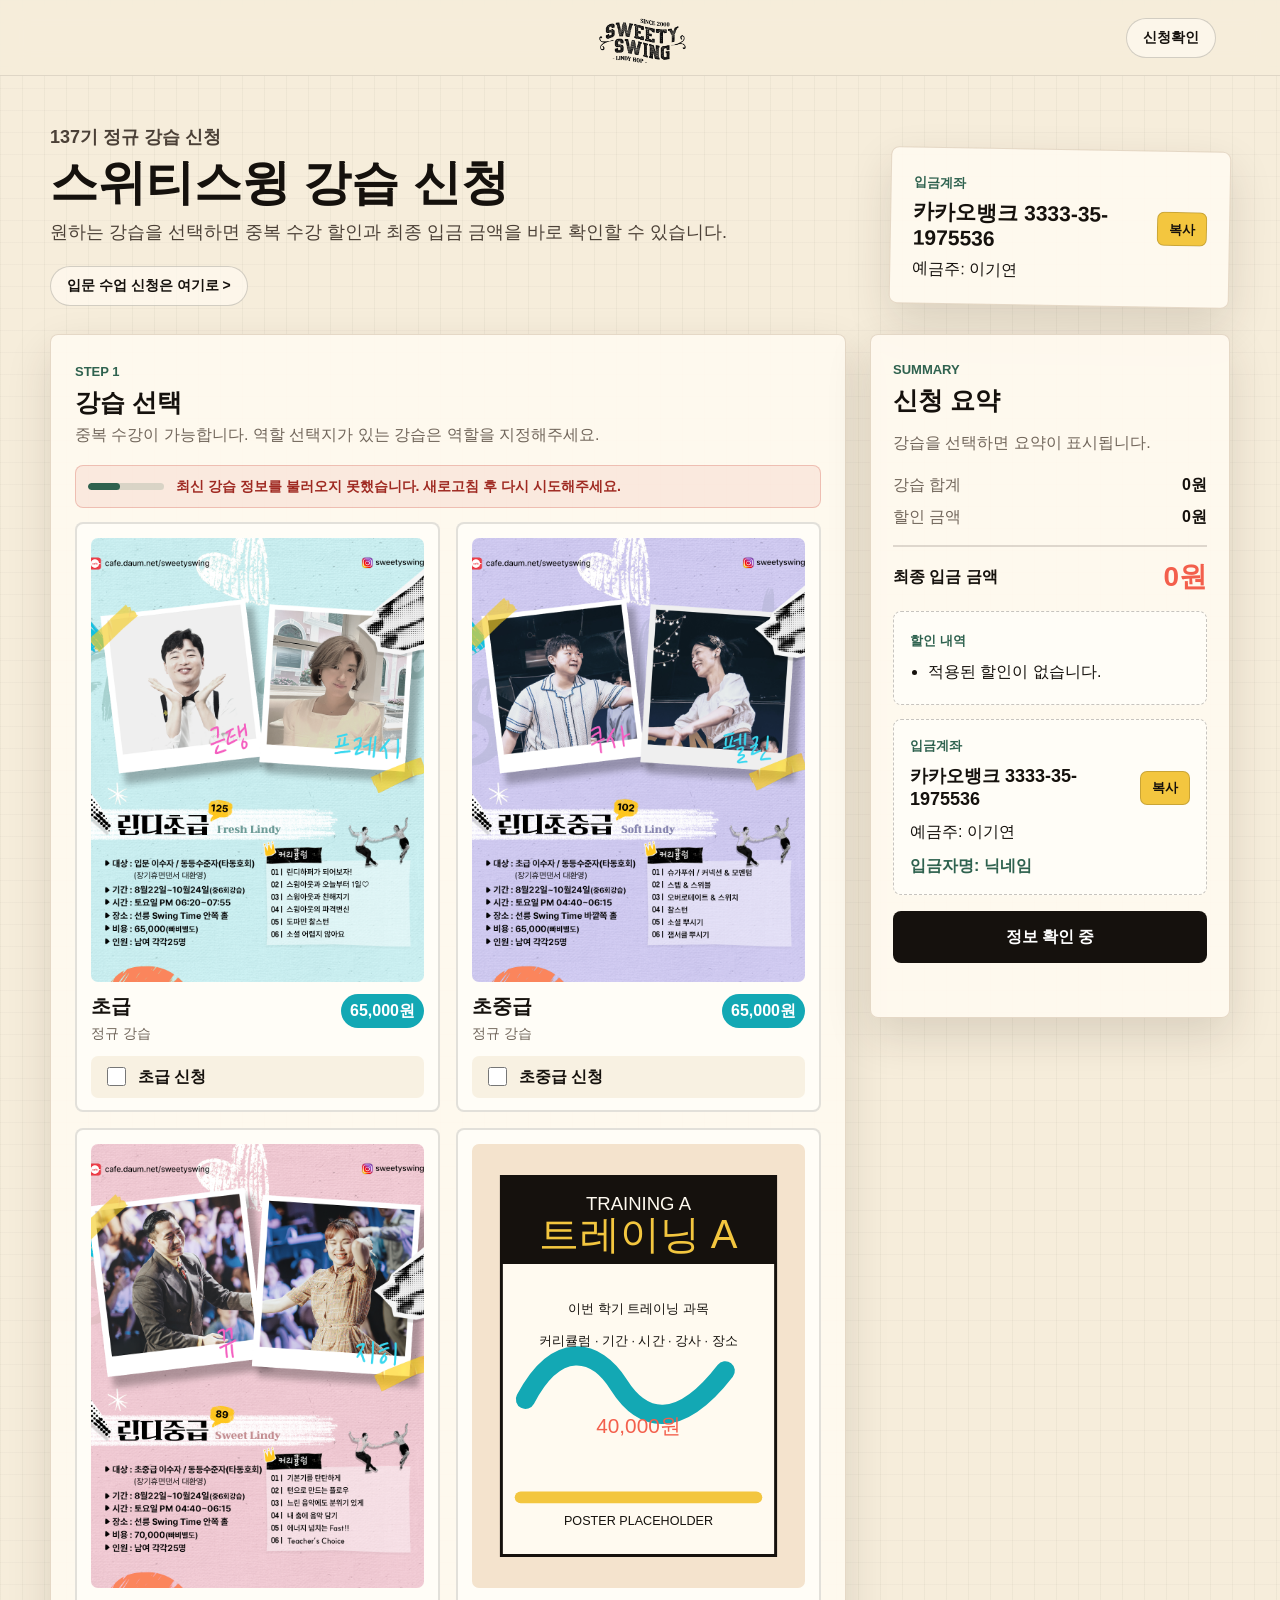
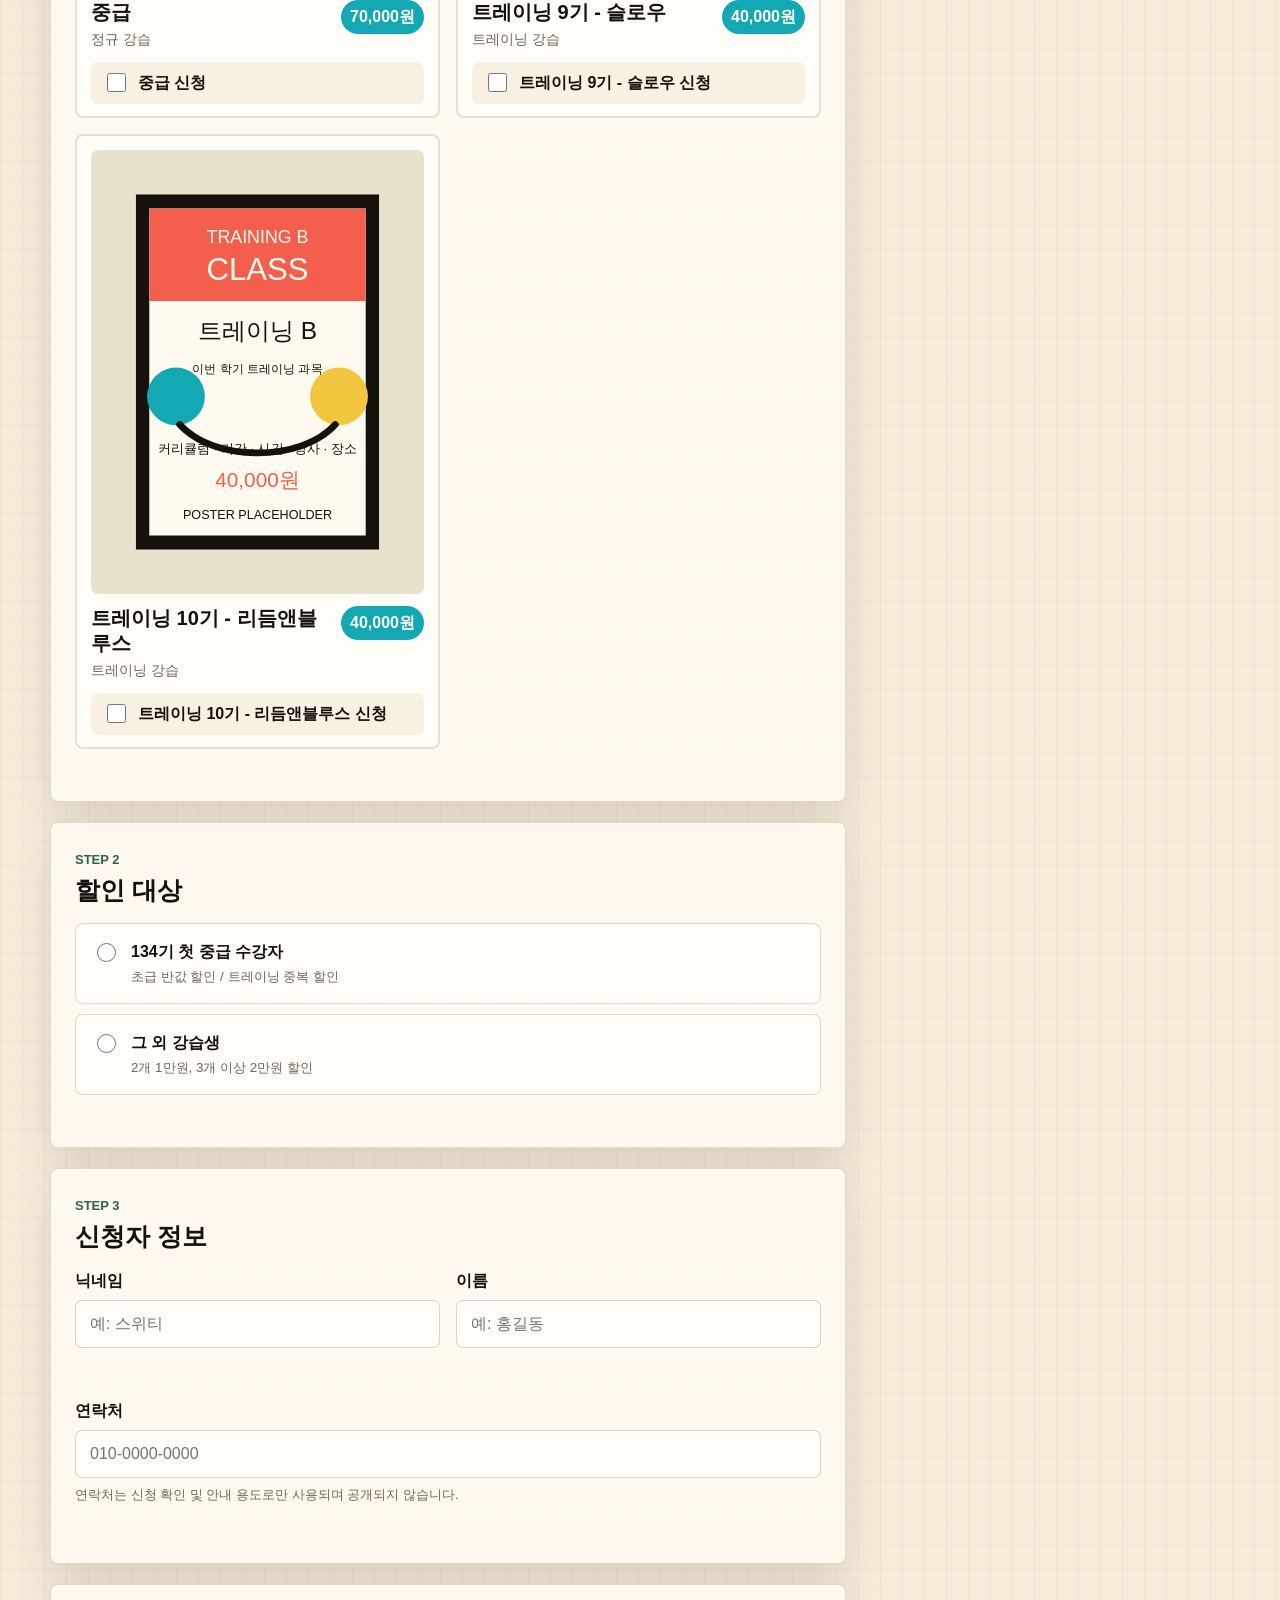
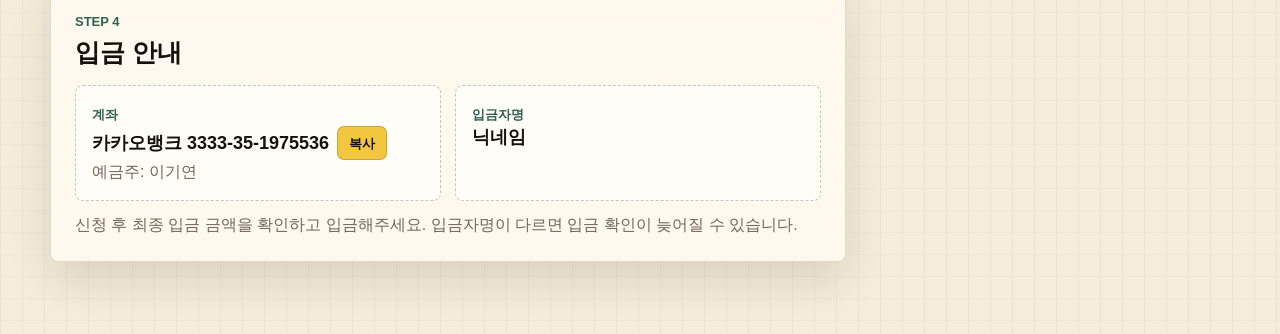
<file: index.html>
<!doctype html>
<html lang="ko">
  <head>
    <meta charset="utf-8" />
    <meta name="viewport" content="width=device-width, initial-scale=1" />
    <title>스위티스윙 강습 신청</title>
    <link rel="icon" type="image/png" href="./assets/favicon.png" />
    <link rel="apple-touch-icon" href="./assets/favicon.png" />
    <link rel="stylesheet" href="./styles.css?v=20260723-role-visibility" />
  </head>
  <body>
    <header class="site-header">
      <a class="brand" href="#top" aria-label="스위티스윙 강습 신청 상단으로 이동">
        <img src="./assets/sweety-swing-logo-transparent.svg" alt="Sweety Swing Lindy Hop" />
      </a>
      <nav class="header-actions utility-nav" aria-label="빠른 이동">
        <a href="./students.html">신청확인</a>
      </nav>
    </header>

    <main id="top">
      <section class="hero">
        <div class="hero-copy">
          <p id="termLabel" class="eyebrow">134기 정규 강습 신청</p>
          <h1>스위티스윙 강습 신청</h1>
          <p>
            원하는 강습을 선택하면 중복 수강 할인과 최종 입금 금액을 바로 확인할 수 있습니다.
          </p>
          <div class="hero-notice">
            <a id="introSignupLink" href="#">입문 수업 신청은 여기로 &gt;</a>
          </div>
        </div>
        <div class="hero-card" aria-label="입금 정보">
          <span class="label">입금계좌</span>
          <div class="bank-copy-row">
            <strong data-bank-account>카카오뱅크 3333-35-1975536</strong>
            <button type="button" class="copy-account-button" data-copy-account>복사</button>
          </div>
          <span data-bank-holder>예금주: 이기연</span>
        </div>
      </section>

      <section id="closedNotice" class="closed-notice panel" hidden>
        <p class="eyebrow">Registration</p>
        <h2>현재 강습 신청 기간이 아닙니다.</h2>
        <p id="closedNoticeMessage">신청 기간이 열리면 이 페이지에서 신청할 수 있습니다.</p>
        <div class="closed-actions">
          <a href="./students.html">신청확인</a>
          <a id="closedIntroSignupLink" href="#">입문 수업 신청은 여기로 &gt;</a>
        </div>
      </section>

      <form id="signupForm" class="signup-layout" novalidate>
        <div class="form-stack">
          <section id="lessons" class="panel">
            <div class="section-title">
              <p class="eyebrow">Step 1</p>
              <h2>강습 선택</h2>
              <p>중복 수강이 가능합니다. 역할 선택지가 있는 강습은 역할을 지정해주세요.</p>
            </div>
            <div id="configLoadingBar" class="config-loading-bar" role="status" aria-live="polite">
              <span class="config-loading-track" aria-hidden="true"><span></span></span>
              <span id="configLoadingText">최신 강습 정보를 확인하는 중입니다.</span>
            </div>
            <div id="lessonGrid" class="lesson-grid" aria-live="polite"></div>
            <p id="lessonError" class="field-error" role="alert"></p>
          </section>

          <section class="panel">
            <div class="section-title">
              <p class="eyebrow">Step 2</p>
              <h2>할인 대상</h2>
            </div>
            <fieldset class="choice-group">
              <legend>신청자 유형</legend>
              <label class="choice-card">
                <input type="radio" name="applicantType" value="first_intermediate" />
                <span>
                  <strong id="firstIntermediateTitle">첫 중급 수강자</strong>
                  <small id="firstIntermediateDescription">중급과 초급/트레이닝 중복 수강 할인 적용</small>
                </span>
              </label>
              <label class="choice-card">
                <input type="radio" name="applicantType" value="general" />
                <span>
                  <strong>그 외 강습생</strong>
                  <small>2개 1만원, 3개 이상 2만원 할인</small>
                </span>
              </label>
            </fieldset>
            <p id="typeError" class="field-error" role="alert"></p>
          </section>

          <section class="panel">
            <div class="section-title">
              <p class="eyebrow">Step 3</p>
              <h2>신청자 정보</h2>
            </div>
            <div class="field-grid">
              <label>
                <span>닉네임</span>
                <input id="nickname" name="nickname" type="text" autocomplete="nickname" placeholder="예: 스위티" />
                <small class="field-error" id="nicknameError" role="alert"></small>
              </label>
              <label>
                <span>이름</span>
                <input id="realName" name="realName" type="text" autocomplete="name" placeholder="예: 홍길동" />
                <small class="field-error" id="realNameError" role="alert"></small>
              </label>
              <label class="wide">
                <span>연락처</span>
                <input id="phone" name="phone" type="tel" inputmode="tel" autocomplete="tel" placeholder="010-0000-0000" />
                <small>연락처는 신청 확인 및 안내 용도로만 사용되며 공개되지 않습니다.</small>
                <small class="field-error" id="phoneError" role="alert"></small>
              </label>
              <label id="swingExperienceField" class="wide conditional-field" hidden>
                <span>스윙경력</span>
                <input id="swingExperience" name="swingExperience" type="text" inputmode="text" placeholder="예: 2년 6개월" />
                <small>트레이닝 수업 신청 시에만 입력하며 운영진에게만 공개됩니다. 예: 8년, 8년 6개월, 6개월</small>
                <small class="field-error" id="swingExperienceError" role="alert"></small>
              </label>
            </div>
          </section>

          <section class="panel payment-panel">
            <div class="section-title">
              <p class="eyebrow">Step 4</p>
              <h2>입금 안내</h2>
            </div>
            <div class="payment-grid">
              <div>
                <span class="label">계좌</span>
                <div class="bank-copy-row">
                  <strong data-bank-account>카카오뱅크 3333-35-1975536</strong>
                  <button type="button" class="copy-account-button" data-copy-account>복사</button>
                </div>
                <p data-bank-holder>예금주: 이기연</p>
              </div>
              <div>
                <span class="label">입금자명</span>
                <strong id="depositorPreview">닉네임</strong>
              </div>
            </div>
            <p class="payment-note">
              신청 후 최종 입금 금액을 확인하고 입금해주세요. 입금자명이 다르면 입금 확인이 늦어질 수 있습니다.
            </p>
          </section>
        </div>

        <aside id="summary" class="summary-panel" aria-label="신청 요약">
          <div class="summary-inner">
            <p class="eyebrow">Summary</p>
            <h2>신청 요약</h2>
            <div id="selectedList" class="selected-list">
              <p class="empty">강습을 선택하면 요약이 표시됩니다.</p>
            </div>

            <dl class="price-list">
              <div>
                <dt>강습 합계</dt>
                <dd id="subtotalText">0원</dd>
              </div>
              <div>
                <dt>할인 금액</dt>
                <dd id="discountText">0원</dd>
              </div>
              <div class="total">
                <dt>최종 입금 금액</dt>
                <dd id="finalText">0원</dd>
              </div>
            </dl>

            <div class="discount-box">
              <span class="label">할인 내역</span>
              <ul id="discountDetails">
                <li>적용된 할인이 없습니다.</li>
              </ul>
            </div>

            <div class="bank-box">
              <span class="label">입금계좌</span>
              <div class="bank-copy-row">
                <strong data-bank-account>카카오뱅크 3333-35-1975536</strong>
                <button type="button" class="copy-account-button" data-copy-account>복사</button>
              </div>
              <span data-bank-holder>예금주: 이기연</span>
              <span class="depositor">입금자명: <b id="summaryDepositor">닉네임</b></span>
            </div>

            <button class="submit-button" type="submit">신청하기</button>
            <p id="formStatus" class="form-status" role="status" aria-live="polite"></p>
          </div>
        </aside>
      </form>
    </main>

    <div class="mobile-total" aria-label="모바일 최종 금액">
      <div>
        <span>최종 입금 금액</span>
        <strong id="mobileFinalText">0원</strong>
      </div>
      <button type="button" id="mobileSubmit">신청하기</button>
    </div>

    <div id="submittingOverlay" class="submitting-overlay" role="status" aria-live="assertive" hidden>
      <div class="submitting-box">
        <span class="loading-spinner" aria-hidden="true"></span>
        <strong>신청 저장 중입니다</strong>
        <p>창을 닫거나 다시 누르지 말고 잠시만 기다려주세요.</p>
      </div>
    </div>

    <dialog id="posterDialog" class="poster-dialog">
      <button class="dialog-close" type="button" aria-label="닫기">×</button>
      <img id="posterLarge" alt="" />
    </dialog>

    <dialog id="completeDialog" class="complete-dialog">
      <button class="dialog-close" type="button" aria-label="닫기">×</button>
      <div class="complete-mark" aria-hidden="true">✓</div>
      <h2>신청이 완료되었습니다.</h2>
      <p>최종 입금 금액을 확인한 뒤 아래 계좌로 입금해주세요.</p>
      <div class="complete-bank">
        <div class="bank-copy-row">
          <strong data-bank-account>카카오뱅크 3333-35-1975536</strong>
          <button type="button" class="copy-account-button" data-copy-account>복사</button>
        </div>
        <span data-bank-holder>예금주: 이기연</span>
        <span>입금자명: <b id="completeDepositor">닉네임</b></span>
        <span>입금 금액: <b id="completeAmount">0원</b></span>
      </div>
      <p>입금 확인 후 신청이 확정됩니다.</p>
    </dialog>

    <script src="./data.js?v=20260723-cache-purge"></script>
    <script src="./script.js?v=20260723-test-birthday"></script>
  </body>
</html>
</file>
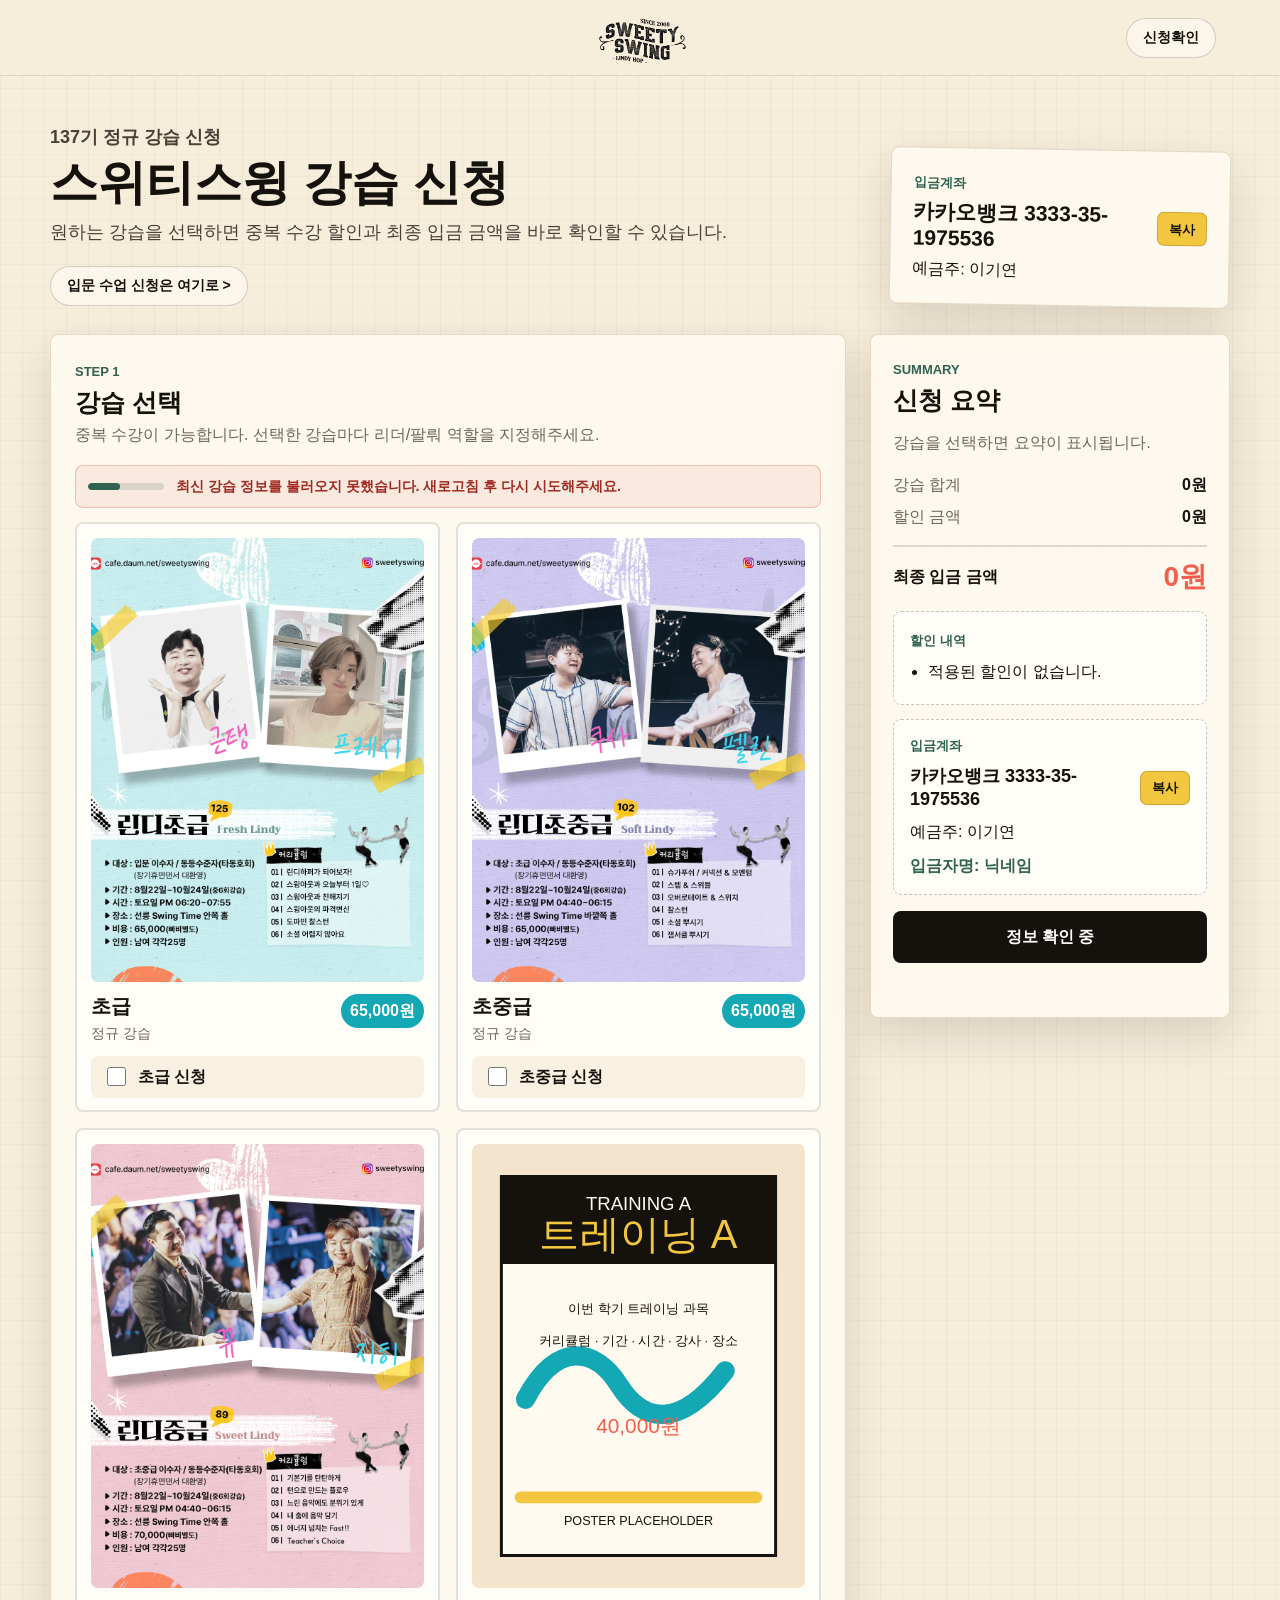
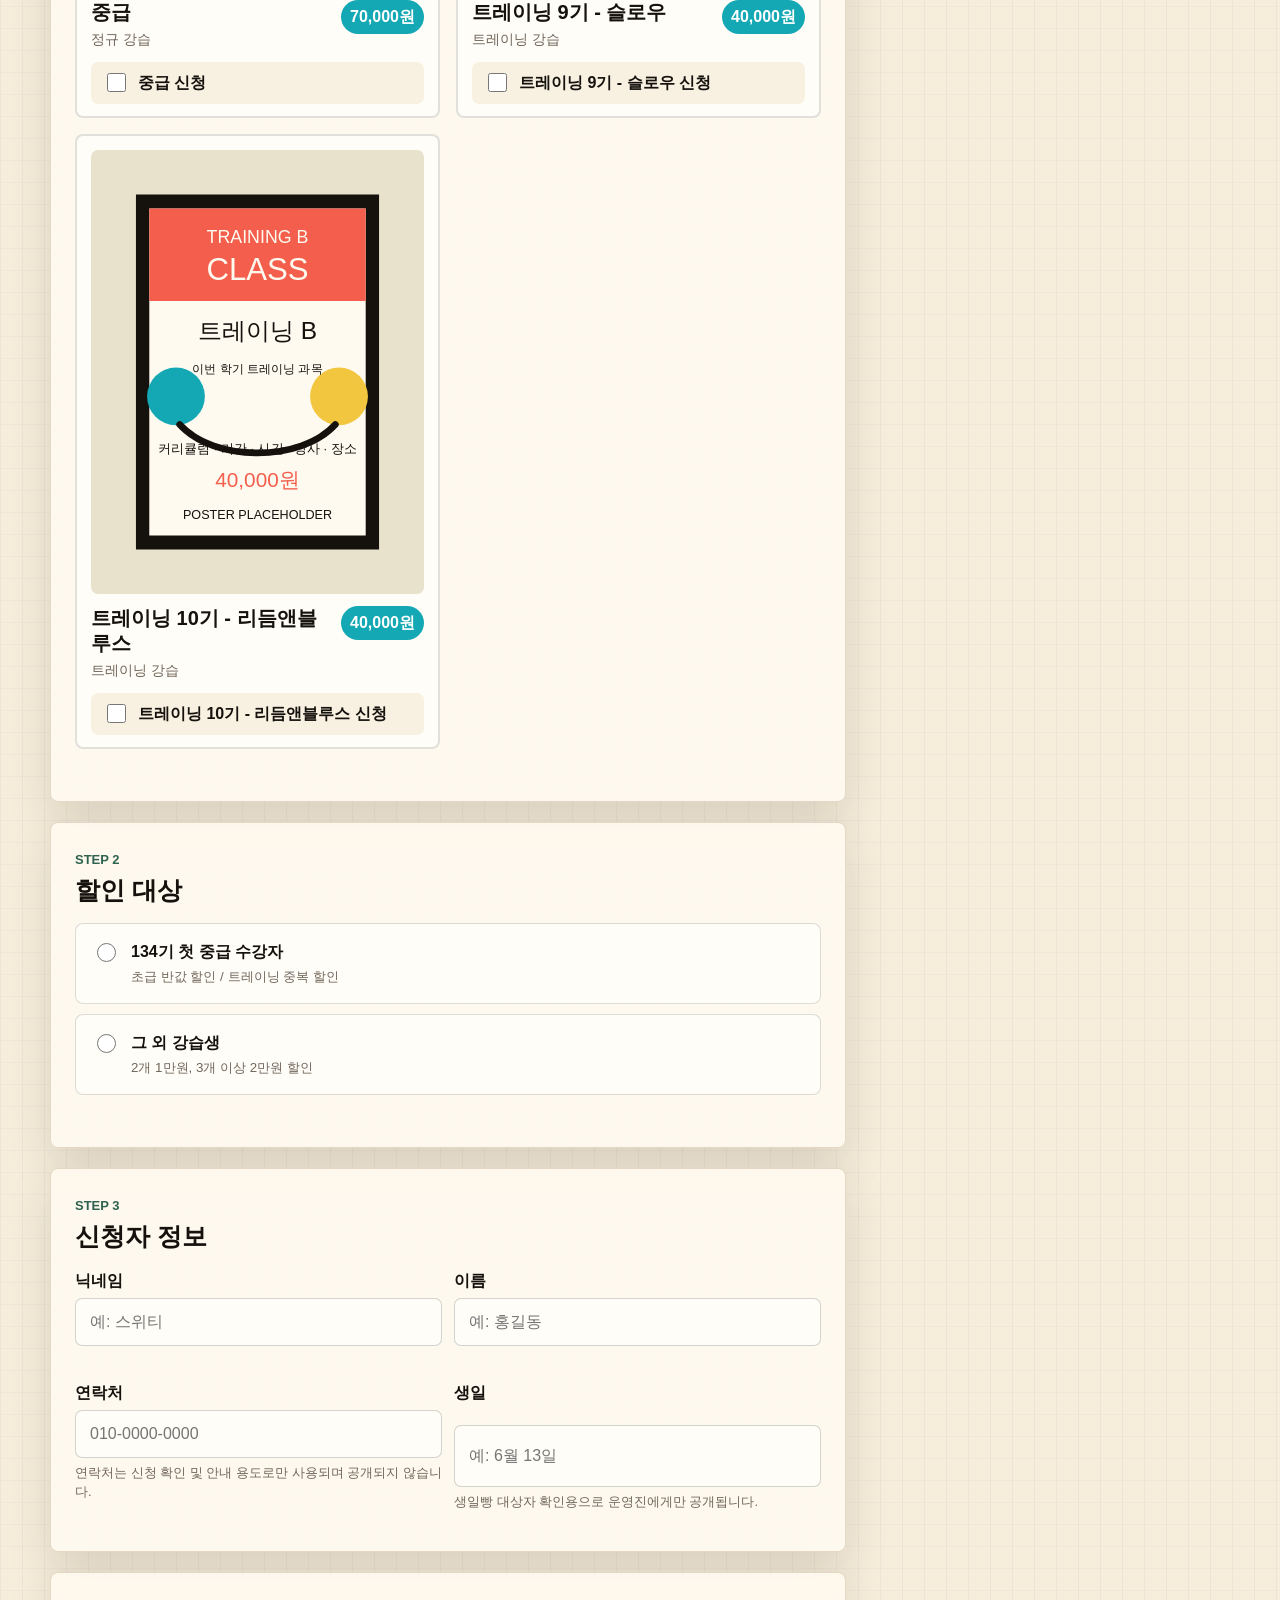
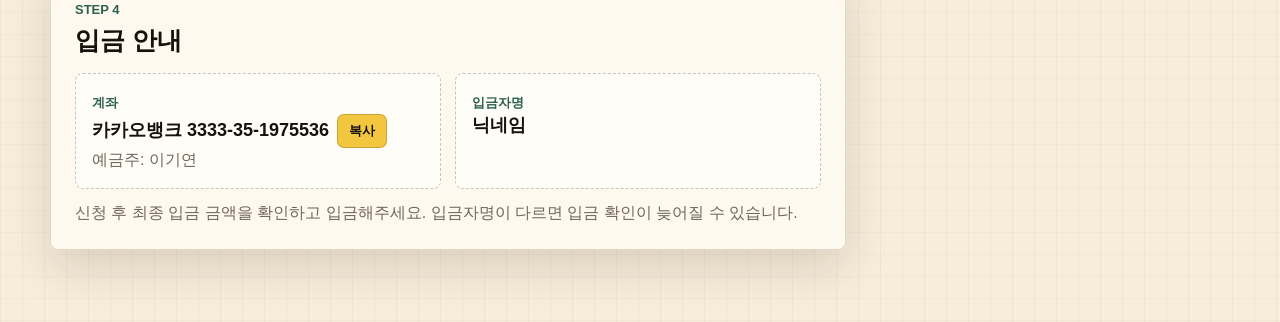
<file: test/index.html>
<!doctype html>
<html lang="ko">
  <head>
    <meta charset="utf-8" />
    <meta name="viewport" content="width=device-width, initial-scale=1" />
    <title>스위티스윙 강습 신청</title>
    <base href="../" />
    <link rel="icon" type="image/png" href="./assets/favicon.png" />
    <link rel="apple-touch-icon" href="./assets/favicon.png" />
    <link rel="stylesheet" href="./styles.css?v=20260723-test-birthday-layout" />
  </head>
  <body data-page-mode="test">
    <header class="site-header">
      <a class="brand" href="#top" aria-label="스위티스윙 강습 신청 상단으로 이동">
        <img src="./assets/sweety-swing-logo-transparent.svg" alt="Sweety Swing Lindy Hop" />
      </a>
      <nav class="header-actions utility-nav" aria-label="빠른 이동">
        <a href="./students.html">신청확인</a>
      </nav>
    </header>

    <main id="top">
      <section class="hero">
        <div class="hero-copy">
          <p id="termLabel" class="eyebrow">134기 정규 강습 신청</p>
          <h1>스위티스윙 강습 신청</h1>
          <p>
            원하는 강습을 선택하면 중복 수강 할인과 최종 입금 금액을 바로 확인할 수 있습니다.
          </p>
          <div class="hero-notice">
            <a id="introSignupLink" href="#">입문 수업 신청은 여기로 &gt;</a>
          </div>
        </div>
        <div class="hero-card" aria-label="입금 정보">
          <span class="label">입금계좌</span>
          <div class="bank-copy-row">
            <strong data-bank-account>카카오뱅크 3333-35-1975536</strong>
            <button type="button" class="copy-account-button" data-copy-account>복사</button>
          </div>
          <span data-bank-holder>예금주: 이기연</span>
        </div>
      </section>

      <section id="closedNotice" class="closed-notice panel" hidden>
        <p class="eyebrow">Registration</p>
        <h2>현재 강습 신청 기간이 아닙니다.</h2>
        <p id="closedNoticeMessage">신청 기간이 열리면 이 페이지에서 신청할 수 있습니다.</p>
        <div class="closed-actions">
          <a href="./students.html">신청확인</a>
          <a id="closedIntroSignupLink" href="#">입문 수업 신청은 여기로 &gt;</a>
        </div>
      </section>

      <form id="signupForm" class="signup-layout" novalidate>
        <div class="form-stack">
          <section id="lessons" class="panel">
            <div class="section-title">
              <p class="eyebrow">Step 1</p>
              <h2>강습 선택</h2>
              <p>중복 수강이 가능합니다. 선택한 강습마다 리더/팔뤄 역할을 지정해주세요.</p>
            </div>
            <div id="configLoadingBar" class="config-loading-bar" role="status" aria-live="polite">
              <span class="config-loading-track" aria-hidden="true"><span></span></span>
              <span id="configLoadingText">최신 강습 정보를 확인하는 중입니다.</span>
            </div>
            <div id="lessonGrid" class="lesson-grid" aria-live="polite"></div>
            <p id="lessonError" class="field-error" role="alert"></p>
          </section>

          <section class="panel">
            <div class="section-title">
              <p class="eyebrow">Step 2</p>
              <h2>할인 대상</h2>
            </div>
            <fieldset class="choice-group">
              <legend>신청자 유형</legend>
              <label class="choice-card">
                <input type="radio" name="applicantType" value="first_intermediate" />
                <span>
                  <strong id="firstIntermediateTitle">첫 중급 수강자</strong>
                  <small id="firstIntermediateDescription">중급과 초급/트레이닝 중복 수강 할인 적용</small>
                </span>
              </label>
              <label class="choice-card">
                <input type="radio" name="applicantType" value="general" />
                <span>
                  <strong>그 외 강습생</strong>
                  <small>2개 1만원, 3개 이상 2만원 할인</small>
                </span>
              </label>
            </fieldset>
            <p id="typeError" class="field-error" role="alert"></p>
          </section>

          <section class="panel applicant-panel">
            <div class="section-title">
              <p class="eyebrow">Step 3</p>
              <h2>신청자 정보</h2>
            </div>
            <div class="field-grid">
              <label>
                <span>닉네임</span>
                <input id="nickname" name="nickname" type="text" autocomplete="nickname" placeholder="예: 스위티" />
                <small class="field-error" id="nicknameError" role="alert"></small>
              </label>
              <label>
                <span>이름</span>
                <input id="realName" name="realName" type="text" autocomplete="name" placeholder="예: 홍길동" />
                <small class="field-error" id="realNameError" role="alert"></small>
              </label>
              <label>
                <span>연락처</span>
                <input id="phone" name="phone" type="tel" inputmode="tel" autocomplete="tel" placeholder="010-0000-0000" />
                <small>연락처는 신청 확인 및 안내 용도로만 사용되며 공개되지 않습니다.</small>
                <small class="field-error" id="phoneError" role="alert"></small>
              </label>
              <label>
                <span>생일</span>
                <input id="birthday" name="birthday" type="text" inputmode="text" autocomplete="off" placeholder="예: 6월 13일" />
                <small>생일빵 대상자 확인용으로 운영진에게만 공개됩니다.</small>
              </label>
              <label id="swingExperienceField" class="wide conditional-field" hidden>
                <span>스윙경력</span>
                <input id="swingExperience" name="swingExperience" type="text" inputmode="text" placeholder="예: 2년 6개월" />
                <small>트레이닝 수업 신청 시에만 입력하며 운영진에게만 공개됩니다. 예: 8년, 8년 6개월, 6개월</small>
                <small class="field-error" id="swingExperienceError" role="alert"></small>
              </label>
            </div>
          </section>

          <section class="panel payment-panel">
            <div class="section-title">
              <p class="eyebrow">Step 4</p>
              <h2>입금 안내</h2>
            </div>
            <div class="payment-grid">
              <div>
                <span class="label">계좌</span>
                <div class="bank-copy-row">
                  <strong data-bank-account>카카오뱅크 3333-35-1975536</strong>
                  <button type="button" class="copy-account-button" data-copy-account>복사</button>
                </div>
                <p data-bank-holder>예금주: 이기연</p>
              </div>
              <div>
                <span class="label">입금자명</span>
                <strong id="depositorPreview">닉네임</strong>
              </div>
            </div>
            <p class="payment-note">
              신청 후 최종 입금 금액을 확인하고 입금해주세요. 입금자명이 다르면 입금 확인이 늦어질 수 있습니다.
            </p>
          </section>
        </div>

        <aside id="summary" class="summary-panel" aria-label="신청 요약">
          <div class="summary-inner">
            <p class="eyebrow">Summary</p>
            <h2>신청 요약</h2>
            <div id="selectedList" class="selected-list">
              <p class="empty">강습을 선택하면 요약이 표시됩니다.</p>
            </div>

            <dl class="price-list">
              <div>
                <dt>강습 합계</dt>
                <dd id="subtotalText">0원</dd>
              </div>
              <div>
                <dt>할인 금액</dt>
                <dd id="discountText">0원</dd>
              </div>
              <div class="total">
                <dt>최종 입금 금액</dt>
                <dd id="finalText">0원</dd>
              </div>
            </dl>

            <div class="discount-box">
              <span class="label">할인 내역</span>
              <ul id="discountDetails">
                <li>적용된 할인이 없습니다.</li>
              </ul>
            </div>

            <div class="bank-box">
              <span class="label">입금계좌</span>
              <div class="bank-copy-row">
                <strong data-bank-account>카카오뱅크 3333-35-1975536</strong>
                <button type="button" class="copy-account-button" data-copy-account>복사</button>
              </div>
              <span data-bank-holder>예금주: 이기연</span>
              <span class="depositor">입금자명: <b id="summaryDepositor">닉네임</b></span>
            </div>

            <button class="submit-button" type="submit">신청하기</button>
            <p id="formStatus" class="form-status" role="status" aria-live="polite"></p>
          </div>
        </aside>
      </form>
    </main>

    <div class="mobile-total" aria-label="모바일 최종 금액">
      <div>
        <span>최종 입금 금액</span>
        <strong id="mobileFinalText">0원</strong>
      </div>
      <button type="button" id="mobileSubmit">신청하기</button>
    </div>

    <div id="submittingOverlay" class="submitting-overlay" role="status" aria-live="assertive" hidden>
      <div class="submitting-box">
        <span class="loading-spinner" aria-hidden="true"></span>
        <strong>신청 저장 중입니다</strong>
        <p>창을 닫거나 다시 누르지 말고 잠시만 기다려주세요.</p>
      </div>
    </div>

    <dialog id="posterDialog" class="poster-dialog">
      <button class="dialog-close" type="button" aria-label="닫기">×</button>
      <img id="posterLarge" alt="" />
    </dialog>

    <dialog id="completeDialog" class="complete-dialog">
      <button class="dialog-close" type="button" aria-label="닫기">×</button>
      <div class="complete-mark" aria-hidden="true">✓</div>
      <h2>신청이 완료되었습니다.</h2>
      <p>최종 입금 금액을 확인한 뒤 아래 계좌로 입금해주세요.</p>
      <div class="complete-bank">
        <div class="bank-copy-row">
          <strong data-bank-account>카카오뱅크 3333-35-1975536</strong>
          <button type="button" class="copy-account-button" data-copy-account>복사</button>
        </div>
        <span data-bank-holder>예금주: 이기연</span>
        <span>입금자명: <b id="completeDepositor">닉네임</b></span>
        <span>입금 금액: <b id="completeAmount">0원</b></span>
      </div>
      <p>입금 확인 후 신청이 확정됩니다.</p>
    </dialog>

    <script src="./data.js?v=20260723-cache-purge"></script>
    <script src="./script.js?v=20260723-test-birthday"></script>
  </body>
</html>
</file>
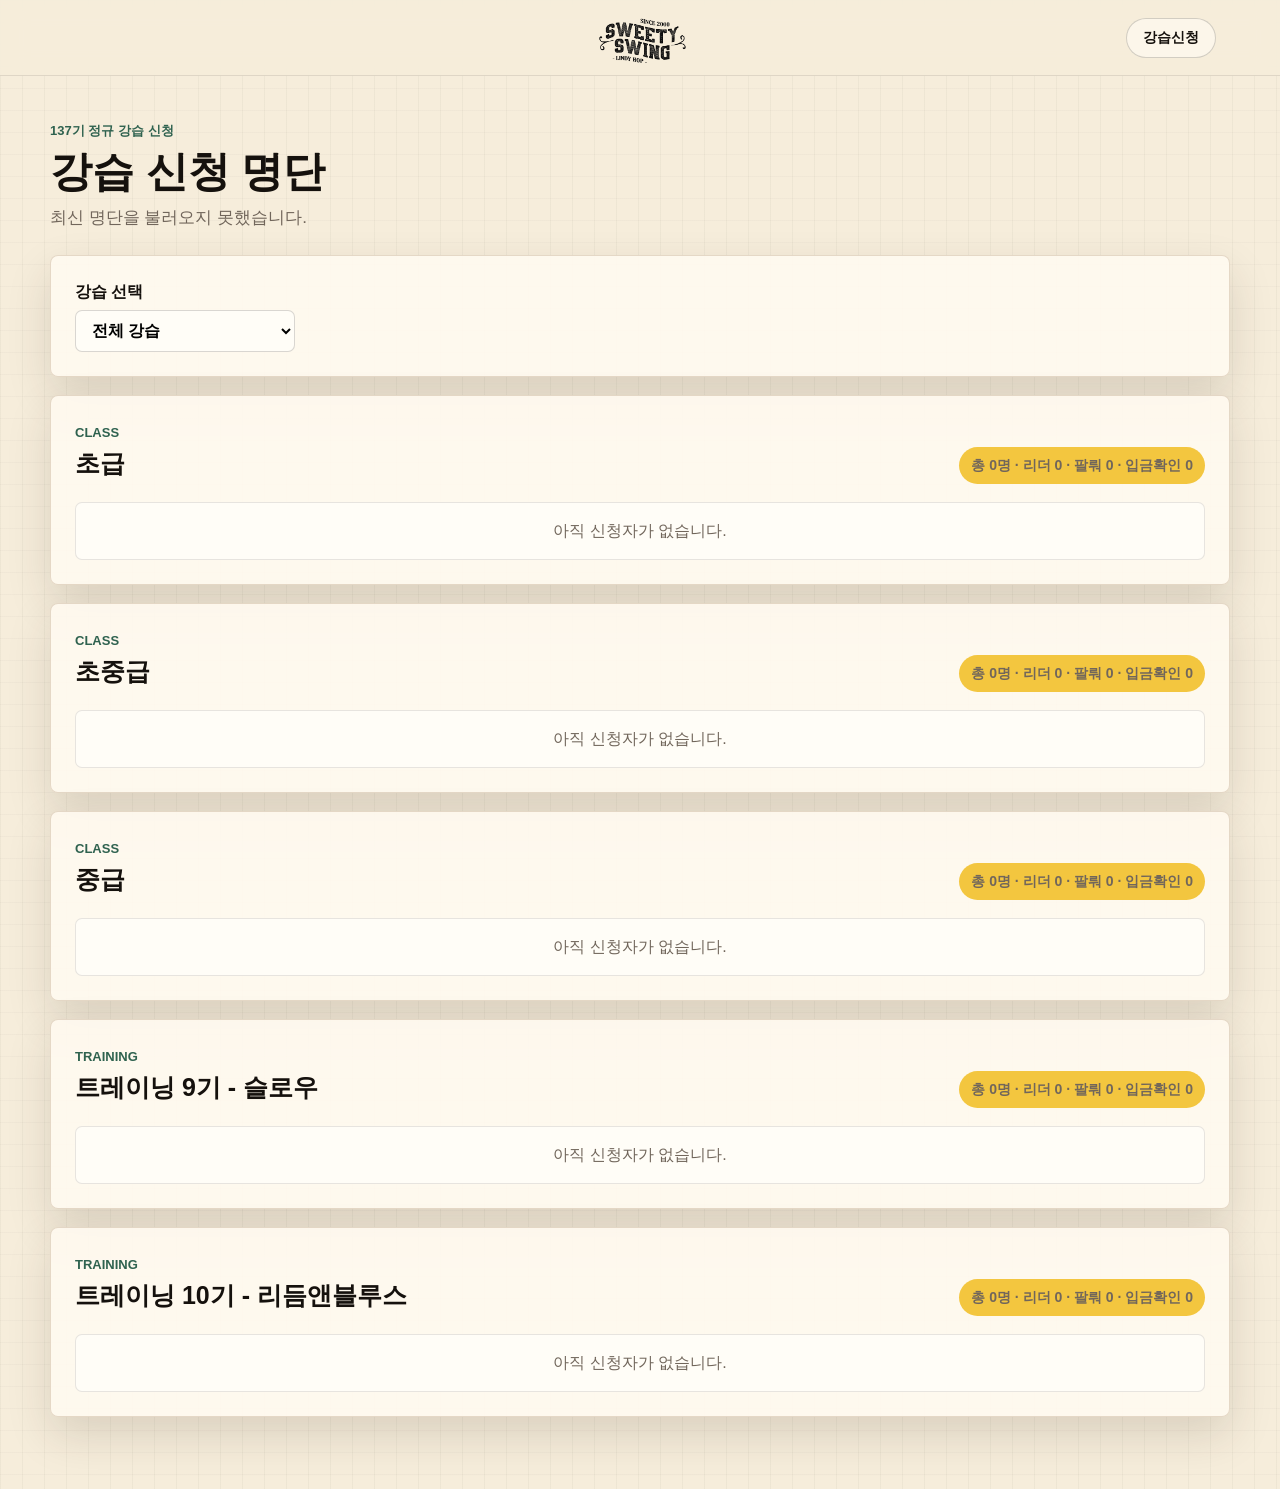
<file: students.html>
<!doctype html>
<html lang="ko">
  <head>
    <meta charset="utf-8" />
    <meta name="viewport" content="width=device-width, initial-scale=1" />
    <title>스위티스윙 강습 신청 명단</title>
    <link rel="icon" type="image/png" href="./assets/favicon.png" />
    <link rel="apple-touch-icon" href="./assets/favicon.png" />
    <link rel="stylesheet" href="./styles.css?v=20260723-roster-role-visibility" />
  </head>
  <body data-page="students">
    <header class="site-header">
      <a class="brand" href="./index.html" aria-label="신청 페이지로 이동">
        <img src="./assets/sweety-swing-logo-transparent.svg" alt="Sweety Swing Lindy Hop" />
      </a>
      <nav class="header-actions utility-nav" aria-label="공개 페이지">
        <a href="./index.html">강습신청</a>
      </nav>
    </header>

    <main class="admin-main">
      <section class="page-hero">
        <p id="rosterTerm" class="eyebrow">신청확인</p>
        <h1>강습 신청 명단</h1>
        <p id="rosterSyncStatus" class="roster-sync-status" role="status" aria-live="polite" hidden></p>
      </section>

      <section class="toolbar panel">
        <label>
          <span>강습 선택</span>
          <select id="lessonFilter" disabled>
            <option>명단 불러오는 중</option>
          </select>
        </label>
      </section>

      <div id="rosterContent" class="roster-stack" aria-live="polite">
        <section class="panel roster-loading" role="status">
          <span class="loading-spinner" aria-hidden="true"></span>
          <strong>명단을 불러오는 중입니다.</strong>
        </section>
      </div>
    </main>

    <p id="toast" class="toast" hidden></p>
    <script src="./data.js?v=20260806-students-cache"></script>
    <script src="./dashboard.js?v=20260806-students-cache"></script>
  </body>
</html>
</file>
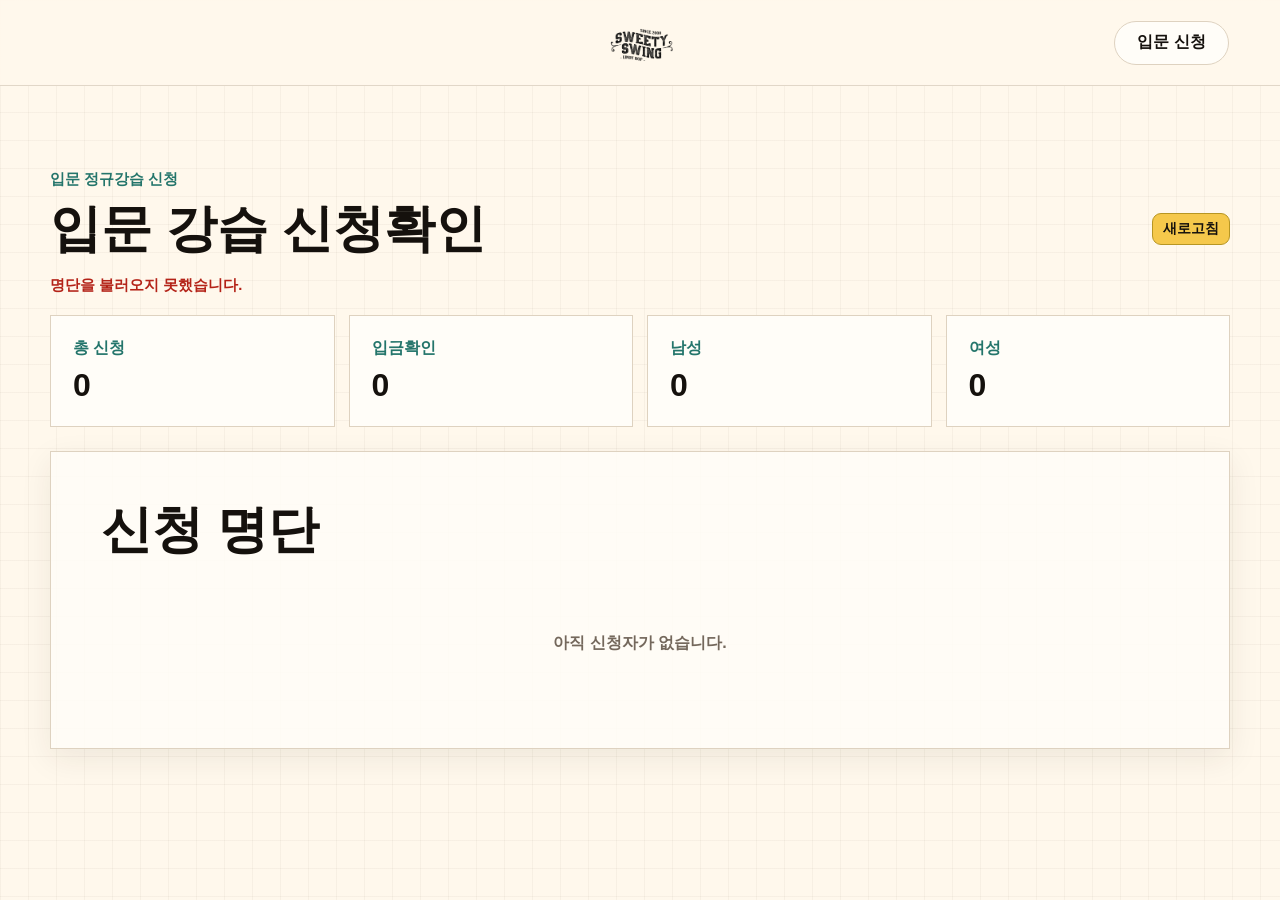
<file: intro/students.html>
<!doctype html>
<html lang="ko">
  <head>
    <meta charset="utf-8" />
    <meta name="viewport" content="width=device-width, initial-scale=1" />
    <title>스위티스윙 입문 신청확인</title>
    <link rel="icon" type="image/png" href="../assets/favicon.png" />
    <link rel="apple-touch-icon" href="../assets/favicon.png" />
    <link rel="stylesheet" href="./intro.css?v=20260530-map-icons-v2" />
  </head>
  <body data-page="intro-students">
    <header class="intro-header">
      <a class="brand" href="./" aria-label="입문 신청 페이지로 이동">
        <img src="../assets/sweety-swing-logo-transparent.svg" alt="Sweety Swing Lindy Hop" />
      </a>
      <nav aria-label="입문 신청확인">
        <a href="./">입문 신청</a>
      </nav>
    </header>

    <main class="students-main">
      <section class="students-hero">
        <p class="eyebrow" id="termLabel">입문 정규강습 신청</p>
        <div class="students-title-row">
          <h1>입문 강습 신청확인</h1>
          <button type="button" id="refreshButton">새로고침</button>
        </div>
      </section>

      <div id="loadingState" class="loading-state page-loading" role="status">
        <span class="spinner" aria-hidden="true"></span>
        <strong>신청 현황을 불러오는 중입니다.</strong>
      </div>
      <p id="syncStatus" class="sync-status" role="status" aria-live="polite" hidden></p>

      <section class="summary-cards" aria-label="신청 요약">
        <article>
          <span>총 신청</span>
          <strong id="totalCount">0</strong>
        </article>
        <article>
          <span>입금확인</span>
          <strong id="paidCount">0</strong>
        </article>
        <article>
          <span>남성</span>
          <strong id="maleCount">0</strong>
        </article>
        <article>
          <span>여성</span>
          <strong id="femaleCount">0</strong>
        </article>
      </section>

      <section class="roster-panel">
        <div class="roster-head">
          <h2>신청 명단</h2>
        </div>
        <div id="emptyState" class="empty-state" hidden>아직 신청자가 없습니다.</div>
        <div id="rosterGrid" class="intro-gender-roster" hidden></div>
      </section>
    </main>

    <p id="toast" class="toast" hidden></p>
    <script src="./intro-students.js?v=20260807-roster-cache"></script>
  </body>
</html>
</file>
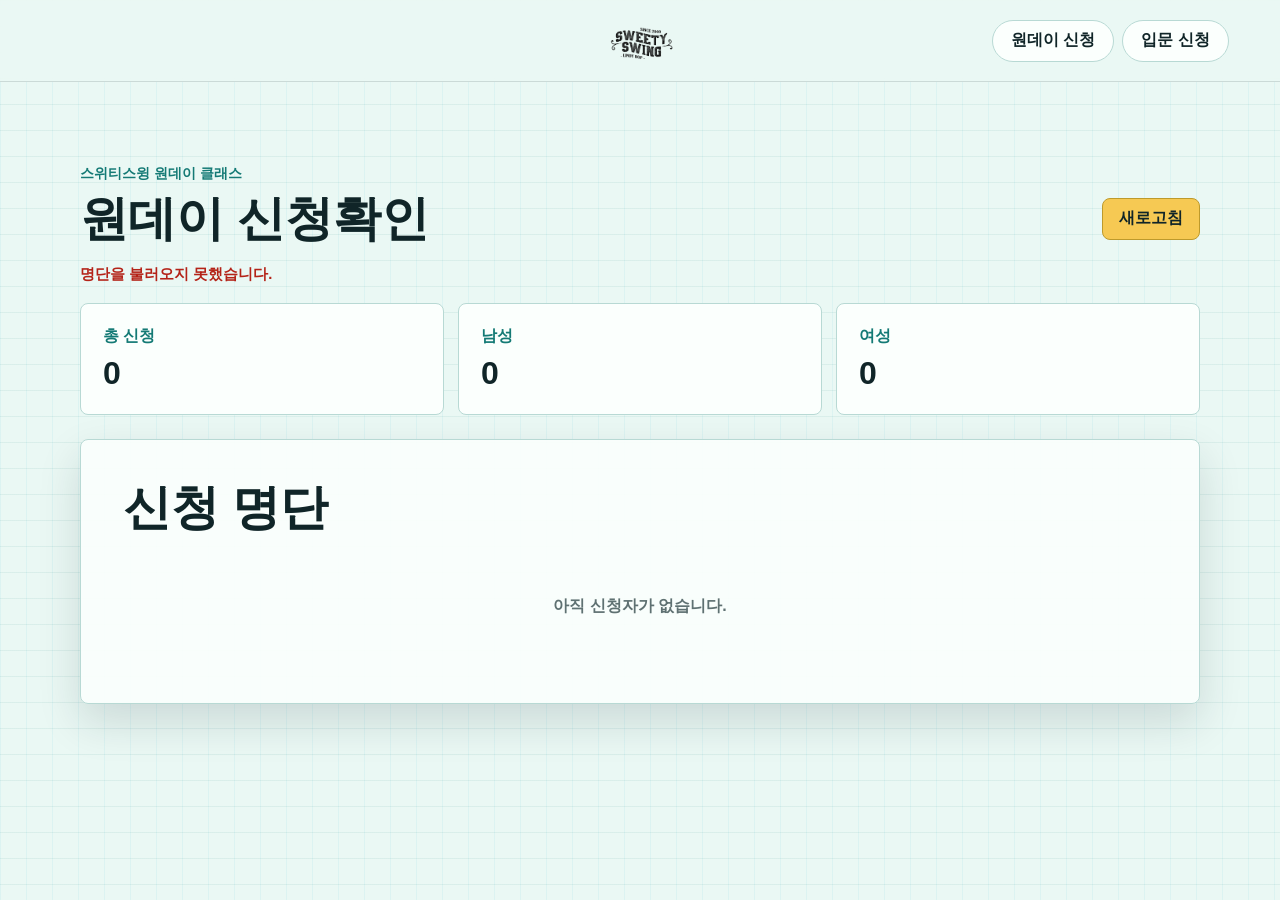
<file: oneday/students.html>
<!doctype html>
<html lang="ko">
  <head>
    <meta charset="utf-8" />
    <meta name="viewport" content="width=device-width, initial-scale=1" />
    <title>스위티스윙 원데이 신청확인</title>
    <link rel="icon" type="image/png" href="../assets/favicon.png" />
    <link rel="apple-touch-icon" href="../assets/favicon.png" />
    <link rel="stylesheet" href="./oneday.css?v=20260530-map-icons-v2" />
  </head>
  <body data-page="oneday-students">
    <header class="site-header">
      <a class="brand" href="./" aria-label="원데이 신청 페이지로 이동">
        <img src="../assets/sweety-swing-logo-transparent.svg" alt="Sweety Swing Lindy Hop" />
      </a>
      <nav aria-label="원데이 신청확인">
        <a href="./">원데이 신청</a>
        <a href="../intro/">입문 신청</a>
      </nav>
    </header>

    <main class="students-main">
      <section class="students-hero">
        <p class="eyebrow" id="classLabel">스위티스윙 원데이 클래스</p>
        <div class="students-title-row">
          <h1>원데이 신청확인</h1>
          <button type="button" id="refreshButton">새로고침</button>
        </div>
      </section>

      <div id="loadingState" class="loading-state page-loading" role="status">
        <span class="spinner" aria-hidden="true"></span>
        <strong>신청 현황을 불러오는 중입니다.</strong>
      </div>
      <p id="syncStatus" class="sync-status" role="status" aria-live="polite" hidden></p>

      <section class="summary-cards" aria-label="신청 요약">
        <article>
          <span>총 신청</span>
          <strong id="totalCount">0</strong>
        </article>
        <article>
          <span>남성</span>
          <strong id="maleCount">0</strong>
        </article>
        <article>
          <span>여성</span>
          <strong id="femaleCount">0</strong>
        </article>
      </section>

      <section class="roster-panel">
        <div class="roster-head">
          <h2>신청 명단</h2>
        </div>
        <div id="emptyState" class="empty-state" hidden>아직 신청자가 없습니다.</div>
        <div id="rosterGrid" class="gender-roster" hidden></div>
      </section>
    </main>

    <p id="toast" class="toast" hidden></p>
    <script src="./oneday-students.js?v=20260807-roster-cache"></script>
  </body>
</html>
</file>
<file: styles.css>
:root {
  --ink: #15110d;
  --muted: #71665b;
  --paper: #f6eddb;
  --paper-deep: #ead7bc;
  --surface: #fffaf0;
  --line: #dfc9a8;
  --coral: #f35f4c;
  --teal: #13a8b4;
  --yellow: #f3c63f;
  --green: #2f624f;
  --shadow: 0 18px 45px rgba(51, 34, 22, 0.14);
}

* {
  box-sizing: border-box;
}

html {
  scroll-behavior: smooth;
}

body {
  margin: 0;
  color: var(--ink);
  font-family: -apple-system, BlinkMacSystemFont, "Apple SD Gothic Neo", "Noto Sans KR", "Segoe UI", sans-serif;
  background-color: var(--paper);
  background-image:
    linear-gradient(90deg, rgba(21, 17, 13, 0.035) 1px, transparent 1px),
    linear-gradient(rgba(21, 17, 13, 0.025) 1px, transparent 1px);
  background-size: 22px 22px;
  line-height: 1.5;
}

button,
input,
select,
textarea {
  font: inherit;
}

a {
  color: inherit;
}

[hidden] {
  display: none !important;
}

.sheet-value {
  white-space: pre-line;
}

.site-header {
  position: sticky;
  top: 0;
  z-index: 20;
  display: flex;
  align-items: center;
  justify-content: flex-end;
  min-height: 76px;
  padding: 12px 5vw;
  background: rgba(246, 237, 219, 0.92);
  border-bottom: 1px solid rgba(21, 17, 13, 0.1);
  backdrop-filter: blur(12px);
}

.brand {
  position: absolute;
  left: 50%;
  transform: translateX(-50%);
  display: inline-flex;
  align-items: center;
  width: 170px;
}

.brand img {
  display: block;
  width: 100%;
  height: auto;
}

.header-actions {
  display: flex;
  gap: 10px;
}

.header-actions a,
.hero-notice a {
  display: inline-flex;
  align-items: center;
  min-height: 40px;
  padding: 0 16px;
  border: 1px solid rgba(21, 17, 13, 0.18);
  border-radius: 999px;
  background: rgba(255, 250, 240, 0.72);
  text-decoration: none;
  font-size: 14px;
  font-weight: 700;
}

main {
  width: min(1180px, calc(100% - 32px));
  margin: 0 auto;
}

.hero {
  display: grid;
  grid-template-columns: minmax(0, 1fr) 340px;
  gap: 24px;
  align-items: end;
  padding: 48px 0 28px;
}

.hero-copy h1 {
  margin: 6px 0 10px;
  font-size: 48px;
  line-height: 1.08;
}

.hero-copy p {
  max-width: 680px;
  margin: 0;
  color: #4b4037;
  font-size: 18px;
}

.eyebrow,
.label {
  display: inline-flex;
  align-items: center;
  margin: 0;
  color: var(--green);
  font-size: 13px;
  font-weight: 900;
  text-transform: uppercase;
}

.hero-notice {
  display: flex;
  flex-wrap: wrap;
  gap: 10px;
  align-items: center;
  margin-top: 20px;
}

.hero-notice span {
  display: inline-flex;
  align-items: center;
  min-height: 40px;
  padding: 0 16px;
  border-radius: 999px;
  background: var(--yellow);
  font-weight: 900;
}

.hero-notice a[aria-disabled="true"] {
  color: var(--muted);
  cursor: not-allowed;
}

.hero-card,
.panel,
.summary-inner {
  background: rgba(255, 250, 240, 0.9);
  border: 1px solid rgba(125, 88, 42, 0.2);
  box-shadow: var(--shadow);
}

.hero-card {
  padding: 22px;
  border-radius: 8px;
  transform: rotate(1deg);
}

.hero-card strong {
  display: block;
  margin: 8px 0 4px;
  font-size: 21px;
  line-height: 1.25;
}

.closed-notice {
  max-width: 720px;
  margin: 0 auto 64px;
  padding: 34px;
  text-align: center;
}

.closed-notice h2 {
  margin: 6px 0 10px;
  font-size: 32px;
  line-height: 1.2;
}

.closed-notice p {
  margin: 0 auto;
  max-width: 560px;
  color: var(--muted);
}

.closed-actions {
  display: flex;
  flex-wrap: wrap;
  gap: 10px;
  justify-content: center;
  margin-top: 22px;
}

.closed-actions a {
  display: inline-flex;
  align-items: center;
  min-height: 40px;
  padding: 0 16px;
  border: 1px solid rgba(21, 17, 13, 0.18);
  border-radius: 999px;
  background: rgba(255, 250, 240, 0.72);
  text-decoration: none;
  font-size: 14px;
  font-weight: 800;
}

.closed-actions a[aria-disabled="true"] {
  color: var(--muted);
  cursor: not-allowed;
}

.bank-copy-row {
  display: flex;
  align-items: center;
  gap: 8px;
  min-width: 0;
}

.bank-copy-row strong {
  min-width: 0;
  margin: 5px 0;
  overflow-wrap: anywhere;
}

.copy-account-button {
  flex: 0 0 auto;
  min-height: 34px;
  padding: 0 11px;
  border: 1px solid rgba(21, 17, 13, 0.18);
  border-radius: 7px;
  background: var(--yellow);
  color: var(--ink);
  font-size: 13px;
  font-weight: 900;
  cursor: pointer;
}

.copy-account-button.is-copied {
  background: var(--green);
  color: white;
}

.signup-layout {
  display: grid;
  grid-template-columns: minmax(0, 1fr) 360px;
  gap: 24px;
  align-items: start;
  padding-bottom: 72px;
}

.form-stack {
  display: grid;
  gap: 20px;
}

.panel {
  padding: 24px;
  border-radius: 8px;
}

.section-title {
  margin-bottom: 18px;
}

.section-title h2,
.summary-inner h2 {
  margin: 4px 0 6px;
  font-size: 25px;
  line-height: 1.2;
}

.section-title p:last-child {
  margin: 0;
  color: var(--muted);
}

.lesson-grid {
  display: grid;
  grid-template-columns: repeat(auto-fit, minmax(245px, 1fr));
  align-items: start;
  gap: 16px;
}

.config-loading-bar {
  display: flex;
  align-items: center;
  gap: 12px;
  margin-bottom: 14px;
  padding: 10px 12px;
  border: 1px solid rgba(47, 98, 79, 0.18);
  border-radius: 8px;
  background: rgba(47, 98, 79, 0.08);
  color: var(--green);
  font-size: 14px;
  font-weight: 900;
}

.config-loading-bar[hidden] {
  display: none;
}

.config-loading-bar.is-error {
  border-color: rgba(199, 51, 41, 0.24);
  background: rgba(199, 51, 41, 0.08);
  color: #9f2a22;
}

.config-loading-track {
  position: relative;
  flex: 0 0 76px;
  height: 7px;
  overflow: hidden;
  border-radius: 999px;
  background: rgba(47, 98, 79, 0.16);
}

.config-loading-track span {
  position: absolute;
  inset: 0;
  width: 42%;
  border-radius: inherit;
  background: var(--green);
  animation: loadingBar 1s ease-in-out infinite;
}

@keyframes loadingBar {
  0% {
    transform: translateX(-120%);
  }
  100% {
    transform: translateX(250%);
  }
}

.lesson-card {
  display: grid;
  gap: 12px;
  align-content: start;
  min-width: 0;
  padding: 14px 14px 12px;
  border: 2px solid rgba(21, 17, 13, 0.12);
  border-radius: 8px;
  background: #fffdf7;
  cursor: pointer;
  transition: border-color 160ms ease, transform 160ms ease, box-shadow 160ms ease;
}

.lesson-card.is-selected {
  border-color: var(--coral);
  box-shadow: 0 12px 28px rgba(243, 95, 76, 0.16);
  transform: translateY(-2px);
}

.lesson-card.has-error {
  border-color: #c73329;
}

.lesson-card:focus {
  outline: 3px solid rgba(199, 51, 41, 0.28);
  outline-offset: 3px;
}

.poster-button {
  display: block;
  width: 100%;
  padding: 0;
  border: 0;
  border-radius: 7px;
  background: transparent;
  cursor: pointer;
  overflow: hidden;
}

.poster-button img {
  display: block;
  width: 100%;
  aspect-ratio: 3 / 4;
  object-fit: cover;
}

.lesson-head {
  display: flex;
  gap: 12px;
  justify-content: space-between;
  align-items: flex-start;
}

.lesson-head h3 {
  margin: 0;
  font-size: 20px;
  line-height: 1.25;
}

.lesson-head p {
  margin: 4px 0 0;
  color: var(--muted);
  font-size: 14px;
}

.price-badge {
  flex: 0 0 auto;
  padding: 5px 9px;
  border-radius: 999px;
  background: var(--teal);
  color: white;
  font-weight: 900;
  white-space: nowrap;
}

.select-line {
  display: flex;
  align-items: center;
  gap: 9px;
  min-height: 42px;
  padding: 0 12px;
  border-radius: 7px;
  background: rgba(246, 237, 219, 0.7);
  cursor: pointer;
  font-weight: 900;
}

.select-line input,
.choice-card input {
  width: 19px;
  height: 19px;
  accent-color: var(--coral);
}

.role-box {
  display: none;
  gap: 8px;
  border: 0;
  padding: 0;
  margin: 0;
  cursor: default;
}

.lesson-card.is-selected .role-box {
  display: grid;
}

.role-box legend {
  margin-bottom: 8px;
  color: var(--muted);
  font-size: 14px;
  font-weight: 700;
}

.role-options {
  display: grid;
  grid-template-columns: 1fr 1fr;
  gap: 8px;
}

.role-options.is-single {
  grid-template-columns: 1fr;
}

.role-options label {
  position: relative;
  cursor: pointer;
}

.role-options input {
  position: absolute;
  opacity: 0;
  pointer-events: none;
}

.role-options span {
  display: flex;
  align-items: center;
  justify-content: center;
  min-height: 42px;
  border: 1px solid rgba(21, 17, 13, 0.16);
  border-radius: 7px;
  background: white;
  font-weight: 900;
}

.role-options input:checked + span {
  border-color: var(--green);
  background: var(--green);
  color: white;
}

.lesson-card.has-error .role-options span {
  border-color: rgba(199, 51, 41, 0.55);
}

.role-error {
  margin: -2px 0 0;
}

.role-error:empty {
  display: none;
}

.choice-group {
  display: grid;
  gap: 10px;
  padding: 0;
  margin: 0;
  border: 0;
}

.choice-group legend {
  position: absolute;
  width: 1px;
  height: 1px;
  overflow: hidden;
  clip: rect(0, 0, 0, 0);
}

.choice-card {
  display: flex;
  gap: 12px;
  align-items: flex-start;
  padding: 16px;
  border: 1px solid rgba(21, 17, 13, 0.14);
  border-radius: 8px;
  background: #fffdf7;
}

.choice-card strong,
.choice-card small {
  display: block;
}

.choice-card small {
  margin-top: 3px;
  color: var(--muted);
}

.field-grid {
  display: grid;
  grid-template-columns: 1fr 1fr;
  gap: 16px;
}

.field-grid label {
  display: grid;
  gap: 7px;
  min-width: 0;
}

.field-grid .wide {
  grid-column: 1 / -1;
}

.conditional-field[hidden] {
  display: none;
}

.field-grid span {
  font-weight: 900;
}

.field-grid input,
.field-grid select,
.field-grid textarea {
  width: 100%;
  min-height: 48px;
  padding: 0 14px;
  border: 1px solid rgba(21, 17, 13, 0.18);
  border-radius: 7px;
  background: #fffdf7;
}

.field-grid textarea {
  min-height: 160px;
  padding: 12px 14px;
  resize: vertical;
}

.field-grid input:focus,
.choice-card:focus-within,
.role-options label:focus-within span,
.select-line:focus-within {
  outline: 3px solid rgba(19, 168, 180, 0.22);
  outline-offset: 2px;
}

.field-grid small {
  color: var(--muted);
  font-size: 13px;
}

body[data-page-mode="test"] .applicant-panel .field-grid {
  gap: 10px 12px;
}

body[data-page-mode="test"] .applicant-panel .field-grid label {
  gap: 5px;
}

body[data-page-mode="test"] .applicant-panel .field-error {
  min-height: 16px;
  margin-top: 4px;
}

.field-error {
  min-height: 20px;
  margin: 8px 0 0;
  color: #b42318;
  font-weight: 800;
}

.payment-grid {
  display: grid;
  grid-template-columns: 1fr 1fr;
  gap: 14px;
}

.payment-grid > div,
.bank-box,
.discount-box {
  padding: 16px;
  border-radius: 8px;
  background: #fffdf7;
  border: 1px dashed rgba(21, 17, 13, 0.24);
}

.payment-grid strong,
.bank-box strong {
  display: block;
  font-size: 18px;
  line-height: 1.3;
}

.payment-grid p,
.payment-note {
  margin: 0;
  color: var(--muted);
}

.payment-note {
  margin-top: 12px;
}

.summary-panel {
  position: sticky;
  top: 96px;
}

.summary-inner {
  padding: 22px;
  border-radius: 8px;
}

.selected-list {
  display: grid;
  gap: 9px;
  margin: 16px 0;
}

.selected-item {
  display: flex;
  gap: 10px;
  justify-content: space-between;
  padding: 10px 0;
  border-bottom: 1px solid rgba(21, 17, 13, 0.12);
  font-size: 14px;
}

.selected-item strong {
  display: block;
  font-size: 15px;
}

.selected-item span {
  color: var(--muted);
}

.empty {
  margin: 0;
  color: var(--muted);
}

.price-list {
  display: grid;
  gap: 8px;
  margin: 18px 0;
}

.price-list div {
  display: flex;
  justify-content: space-between;
  gap: 12px;
}

.price-list dt {
  color: var(--muted);
}

.price-list dd {
  margin: 0;
  font-weight: 900;
}

.price-list .total {
  align-items: center;
  margin-top: 8px;
  padding-top: 14px;
  border-top: 2px solid rgba(21, 17, 13, 0.14);
}

.price-list .total dt {
  color: var(--ink);
  font-weight: 900;
}

.price-list .total dd {
  color: var(--coral);
  font-size: 28px;
  line-height: 1.15;
}

.discount-box ul {
  margin: 8px 0 0;
  padding-left: 18px;
}

.discount-box li {
  margin: 4px 0;
}

.bank-box {
  display: grid;
  gap: 4px;
  margin-top: 14px;
}

.bank-box .depositor {
  margin-top: 6px;
  color: var(--green);
  font-weight: 800;
}

.submit-button,
.mobile-total button {
  width: 100%;
  min-height: 52px;
  margin-top: 16px;
  border: 0;
  border-radius: 8px;
  background: var(--ink);
  color: white;
  font-weight: 900;
  cursor: pointer;
}

.submit-button:hover,
.mobile-total button:hover {
  background: #35251c;
}

.form-status {
  min-height: 22px;
  margin: 10px 0 0;
  color: var(--green);
  font-size: 14px;
  font-weight: 900;
  line-height: 1.45;
}

.form-status.is-error {
  color: #b42318;
}

.submitting-overlay {
  position: fixed;
  inset: 0;
  z-index: 80;
  display: grid;
  place-items: center;
  padding: 24px;
  background: rgba(21, 17, 13, 0.48);
  backdrop-filter: blur(4px);
}

.submitting-box {
  display: grid;
  justify-items: center;
  gap: 12px;
  width: min(360px, 100%);
  padding: 28px 24px;
  border: 1px solid rgba(21, 17, 13, 0.12);
  border-radius: 8px;
  background: var(--surface);
  box-shadow: 0 24px 80px rgba(21, 17, 13, 0.28);
  color: var(--ink);
  text-align: center;
}

.submitting-box strong {
  font-size: 22px;
  line-height: 1.25;
}

.submitting-box p {
  margin: 0;
  color: var(--muted);
  font-size: 14px;
  font-weight: 800;
  line-height: 1.45;
}

body.is-submitting {
  cursor: wait;
}

body.is-submitting .submit-button,
body.is-submitting .mobile-total button {
  cursor: wait;
}

.mobile-total {
  display: none;
}

dialog {
  border: 0;
  border-radius: 8px;
  padding: 0;
  box-shadow: 0 24px 80px rgba(21, 17, 13, 0.32);
}

dialog::backdrop {
  background: rgba(21, 17, 13, 0.58);
}

.poster-dialog {
  width: min(720px, calc(100% - 28px));
  background: var(--surface);
}

.poster-dialog img {
  display: block;
  width: 100%;
  max-height: 82vh;
  object-fit: contain;
  background: var(--paper);
}

.dialog-close {
  position: absolute;
  top: 10px;
  right: 10px;
  z-index: 2;
  width: 38px;
  height: 38px;
  border: 0;
  border-radius: 50%;
  background: rgba(21, 17, 13, 0.82);
  color: white;
  font-size: 24px;
  line-height: 1;
  cursor: pointer;
}

.complete-dialog {
  width: min(480px, calc(100% - 30px));
  padding: 28px;
  background: var(--surface);
}

.complete-dialog h2 {
  margin: 10px 0;
  font-size: 26px;
}

.complete-dialog p {
  margin: 10px 0;
  color: var(--muted);
}

.complete-mark {
  display: grid;
  place-items: center;
  width: 50px;
  height: 50px;
  border-radius: 50%;
  background: var(--teal);
  color: white;
  font-size: 28px;
  font-weight: 900;
}

.complete-bank {
  display: grid;
  gap: 6px;
  margin: 18px 0;
  padding: 16px;
  border-radius: 8px;
  background: var(--paper);
  border: 1px solid var(--line);
}

.admin-main {
  width: min(1180px, calc(100% - 32px));
  margin: 0 auto;
  padding-bottom: 72px;
}

.page-hero {
  padding: 42px 0 24px;
}

.page-hero h1 {
  margin: 6px 0 10px;
  font-size: 42px;
  line-height: 1.12;
}

.page-hero p:last-child {
  max-width: 720px;
  margin: 0;
  color: var(--muted);
  font-size: 17px;
}

.roster-sync-status {
  min-height: 1.4em;
  margin-top: 8px !important;
  color: var(--muted);
  font-size: 0.92rem;
}

.roster-sync-status.is-loading,
.roster-sync-status.is-success {
  color: var(--green);
}

.roster-sync-status.is-error {
  color: #b42318;
}

.compact-title {
  margin-top: 28px;
}

.narrow-button {
  width: min(280px, 100%);
}

.lesson-editor {
  display: grid;
  gap: 16px;
}

.lesson-editor-row {
  display: grid;
  grid-template-columns: 168px minmax(0, 1fr);
  gap: 18px;
  padding: 16px;
  border: 1px solid rgba(21, 17, 13, 0.14);
  border-radius: 8px;
  background: #fffdf7;
}

.lesson-editor-preview {
  width: 100%;
  aspect-ratio: 3 / 4;
  object-fit: cover;
  border-radius: 7px;
  border: 1px solid rgba(21, 17, 13, 0.12);
  background: var(--paper);
}

.lesson-editor-fields {
  display: grid;
  grid-template-columns: repeat(2, minmax(0, 1fr));
  gap: 12px;
}

.lesson-editor-fields label,
.toolbar label {
  display: grid;
  gap: 6px;
  min-width: 0;
  font-weight: 900;
}

.lesson-editor-fields .wide {
  grid-column: 1 / -1;
}

.lesson-editor-fields input,
.lesson-editor-fields select,
.toolbar input,
.toolbar select,
.memo-input {
  width: 100%;
  min-height: 42px;
  padding: 0 12px;
  border: 1px solid rgba(21, 17, 13, 0.16);
  border-radius: 7px;
  background: #fffdf7;
}

.lesson-editor-fields small {
  color: var(--muted);
  font-size: 13px;
  font-weight: 400;
}

.toggle-line {
  display: flex !important;
  align-items: center;
  gap: 10px;
  min-height: 42px;
}

.toggle-line input {
  width: 18px;
  min-height: 18px;
  accent-color: var(--coral);
}

.data-tools {
  margin-top: 20px;
}

.button-row {
  display: flex;
  flex-wrap: wrap;
  gap: 10px;
  margin-bottom: 14px;
}

.mini-button {
  min-height: 40px;
  padding: 0 14px;
  border: 1px solid rgba(21, 17, 13, 0.18);
  border-radius: 7px;
  background: var(--ink);
  color: white;
  font-weight: 900;
  cursor: pointer;
}

.mini-button.danger {
  background: #9f2a22;
}

.data-box {
  width: 100%;
  min-height: 220px;
  padding: 14px;
  border: 1px solid rgba(21, 17, 13, 0.16);
  border-radius: 7px;
  background: #fffdf7;
  resize: vertical;
}

.toast {
  position: fixed;
  right: 20px;
  bottom: 20px;
  z-index: 60;
  max-width: min(420px, calc(100% - 32px));
  margin: 0;
  padding: 14px 16px;
  border-radius: 8px;
  background: var(--ink);
  color: white;
  box-shadow: var(--shadow);
  font-weight: 900;
}

.toolbar {
  display: grid;
  grid-template-columns: 220px 220px minmax(220px, 1fr) auto;
  gap: 12px;
  align-items: end;
  margin-bottom: 18px;
}

.toolbar .search-field {
  min-width: 0;
}

.roster-stack {
  display: grid;
  gap: 18px;
}

.roster-loading {
  display: grid;
  justify-items: center;
  gap: 12px;
  padding: 40px 24px;
  color: var(--green);
  text-align: center;
}

.loading-spinner {
  width: 34px;
  height: 34px;
  border: 4px solid rgba(47, 98, 79, 0.16);
  border-top-color: var(--green);
  border-radius: 50%;
  animation: spin 0.8s linear infinite;
}

@keyframes spin {
  to {
    transform: rotate(360deg);
  }
}

@media (prefers-reduced-motion: reduce) {
  .loading-spinner {
    animation: none;
  }

  .config-loading-track span {
    animation: none;
    width: 100%;
  }
}

.row-title {
  display: flex;
  align-items: end;
  justify-content: space-between;
  gap: 16px;
}

.count-pill {
  flex: 0 0 auto;
  margin: 0;
  padding: 8px 12px;
  border-radius: 999px;
  background: var(--yellow);
  font-size: 14px;
  font-weight: 900;
}

.table-wrap {
  width: 100%;
  overflow-x: auto;
}

table {
  width: 100%;
  border-collapse: collapse;
  min-width: 760px;
}

th,
td {
  padding: 13px 12px;
  border-bottom: 1px solid rgba(21, 17, 13, 0.12);
  text-align: left;
  vertical-align: top;
}

th {
  color: var(--green);
  font-size: 13px;
  font-weight: 900;
  background: rgba(246, 237, 219, 0.58);
}

td strong {
  display: block;
}

td select {
  min-height: 38px;
  padding: 0 9px;
  border: 1px solid rgba(21, 17, 13, 0.16);
  border-radius: 7px;
  background: #fffdf7;
}

.subtext {
  display: block;
  margin-top: 4px;
  color: var(--muted);
  font-size: 13px;
}

.empty-cell {
  padding: 28px 12px;
  color: var(--muted);
  text-align: center;
}

.roster-empty {
  margin: 0;
  padding: 16px 12px;
  border: 1px solid rgba(21, 17, 13, 0.1);
  border-radius: 7px;
  background: #fffdf7;
  color: var(--muted);
  text-align: center;
}

.role-roster {
  display: grid;
  grid-template-columns: repeat(2, minmax(0, 1fr));
  overflow: hidden;
  border: 1px solid rgba(21, 17, 13, 0.12);
  border-radius: 8px;
  background: #fffdf7;
}

.role-roster.is-single {
  grid-template-columns: 1fr;
}

.role-roster-column {
  display: grid;
  align-content: start;
  gap: 9px;
  min-width: 0;
  padding: 14px;
}

.role-roster-column + .role-roster-column {
  border-left: 1px solid rgba(21, 17, 13, 0.1);
}

.role-roster-head {
  display: flex;
  align-items: center;
  justify-content: space-between;
  gap: 8px;
  color: var(--green);
}

.role-roster-head h3 {
  margin: 0;
  font-size: 15px;
  line-height: 1.2;
}

.role-roster-head span {
  color: var(--muted);
  font-size: 12px;
  font-weight: 900;
  white-space: nowrap;
}

.role-roster-list {
  display: grid;
  gap: 7px;
}

.role-roster-person {
  display: flex;
  align-items: center;
  gap: 6px;
  min-width: 0;
  min-height: 30px;
}

.role-roster-person strong {
  min-width: 0;
  overflow: hidden;
  font-size: 15px;
  line-height: 1.25;
  text-overflow: ellipsis;
  white-space: nowrap;
}

.paid-badge {
  flex: 0 0 auto;
  display: inline-flex;
  align-items: center;
  min-height: 19px;
  padding: 0 6px;
  border-radius: 999px;
  background: rgba(47, 98, 79, 0.12);
  color: var(--green);
  font-size: 11px;
  font-weight: 900;
  line-height: 1;
  white-space: nowrap;
}

.role-roster-empty {
  margin: 0;
  padding: 7px 0;
  color: var(--muted);
  font-size: 13px;
}

.stat-grid {
  display: grid;
  grid-template-columns: repeat(4, minmax(0, 1fr));
  gap: 14px;
  margin-bottom: 18px;
}

.stat-card {
  padding: 18px;
  border: 1px solid rgba(125, 88, 42, 0.2);
  border-radius: 8px;
  background: rgba(255, 250, 240, 0.9);
  box-shadow: var(--shadow);
}

.stat-card span {
  display: block;
  color: var(--muted);
  font-size: 13px;
  font-weight: 900;
}

.stat-card strong {
  display: block;
  margin-top: 6px;
  color: var(--coral);
  font-size: 27px;
  line-height: 1.2;
}

.staff-grid {
  display: grid;
  grid-template-columns: repeat(3, minmax(0, 1fr));
  gap: 16px;
  margin-bottom: 20px;
}

.staff-card {
  display: grid;
  gap: 10px;
  min-height: 220px;
  padding: 22px;
  border: 1px solid rgba(125, 88, 42, 0.2);
  border-radius: 8px;
  background: rgba(255, 250, 240, 0.92);
  box-shadow: var(--shadow);
  text-decoration: none;
}

.staff-card strong {
  display: block;
  font-size: 25px;
  line-height: 1.2;
}

.staff-card p,
.staff-note p {
  margin: 0;
  color: var(--muted);
}

.staff-card:hover {
  border-color: var(--coral);
  transform: translateY(-2px);
}

.mini-link {
  display: inline-flex;
  align-items: center;
  min-height: 40px;
  padding: 0 14px;
  border: 1px solid rgba(21, 17, 13, 0.18);
  border-radius: 7px;
  background: #fffdf7;
  color: var(--ink);
  font-weight: 900;
  text-decoration: none;
}

@media (max-width: 980px) {
  .hero,
  .signup-layout {
    grid-template-columns: 1fr;
  }

  .summary-panel {
    position: static;
  }

  .toolbar,
  .stat-grid,
  .staff-grid {
    grid-template-columns: 1fr 1fr;
  }

  .lesson-editor-row {
    grid-template-columns: 128px minmax(0, 1fr);
  }
}

@media (max-width: 720px) {
  body {
    padding-bottom: 88px;
  }

  .site-header {
    min-height: 64px;
    padding: 10px 16px;
  }

  .brand {
    width: 132px;
  }

  .header-actions:not(.utility-nav) {
    display: none;
  }

  .utility-nav {
    gap: 6px;
    max-width: calc(100vw - 158px);
    overflow-x: auto;
    padding-bottom: 2px;
  }

  .utility-nav a {
    flex: 0 0 auto;
    min-height: 34px;
    padding: 0 10px;
    font-size: 12px;
  }

  main {
    width: min(100% - 24px, 1180px);
  }

  .hero {
    padding-top: 28px;
  }

  .hero-copy h1 {
    font-size: 35px;
  }

  .hero-copy p {
    font-size: 16px;
  }

  .panel,
  .summary-inner {
    padding: 18px;
  }

  .field-grid,
  .payment-grid {
    grid-template-columns: 1fr;
  }

  .page-hero h1 {
    font-size: 32px;
  }

  .lesson-editor-row,
  .lesson-editor-fields,
  .toolbar,
  .stat-grid,
  .staff-grid {
    grid-template-columns: 1fr;
  }

  .roster-section .row-title {
    align-items: flex-start;
    flex-direction: column;
    gap: 10px;
  }

  .roster-section .count-pill {
    width: 100%;
    border-radius: 7px;
    line-height: 1.45;
    white-space: normal;
  }

  .role-roster-column {
    gap: 8px;
    padding: 11px 8px;
  }

  .role-roster-head h3 {
    font-size: 14px;
  }

  .role-roster-list {
    gap: 6px;
  }

  .role-roster-person {
    gap: 4px;
    min-height: 28px;
  }

  .role-roster-person strong {
    font-size: 14px;
  }

  .paid-badge {
    min-height: 18px;
    padding: 0 5px;
    font-size: 11px;
  }

  .lesson-editor-preview {
    width: min(220px, 100%);
  }

  .mobile-total {
    position: fixed;
    right: 12px;
    bottom: 12px;
    left: 12px;
    z-index: 30;
    display: grid;
    grid-template-columns: 1fr 128px;
    gap: 12px;
    align-items: center;
    padding: 12px;
    border: 1px solid rgba(21, 17, 13, 0.16);
    border-radius: 8px;
    background: rgba(255, 250, 240, 0.96);
    box-shadow: var(--shadow);
    backdrop-filter: blur(12px);
    transition:
      opacity 0.16s ease,
      visibility 0.16s ease,
      transform 0.16s ease;
  }

  .mobile-total.is-inline-submit-visible {
    visibility: hidden;
    opacity: 0;
    pointer-events: none;
    transform: translateY(10px);
  }

  .mobile-total span {
    display: block;
    color: var(--muted);
    font-size: 12px;
    font-weight: 800;
  }

  .mobile-total strong {
    display: block;
    color: var(--coral);
    font-size: 22px;
    line-height: 1.2;
  }

  .mobile-total button {
    margin: 0;
  }

  .bank-copy-row {
    align-items: flex-start;
  }
}
</file>
<file: intro/intro.css>
:root {
  --paper: #fff8ec;
  --cream: #f8eedc;
  --ink: #15110d;
  --muted: #74685c;
  --line: #ded2c0;
  --coral: #f26b55;
  --coral-dark: #bc4434;
  --teal: #24756b;
  --yellow: #f5c84b;
  --white: #fffdf8;
  --shadow: 0 20px 50px rgba(55, 37, 22, 0.16);
}

* {
  box-sizing: border-box;
}

html {
  scroll-behavior: smooth;
}

body {
  margin: 0;
  color: var(--ink);
  font-family:
    Pretendard,
    -apple-system,
    BlinkMacSystemFont,
    "Segoe UI",
    sans-serif;
  background:
    linear-gradient(rgba(80, 58, 30, 0.045) 1px, transparent 1px),
    linear-gradient(90deg, rgba(80, 58, 30, 0.045) 1px, transparent 1px),
    var(--paper);
  background-size: 28px 28px;
}

button,
input,
select,
textarea {
  font: inherit;
}

a {
  color: inherit;
}

.visually-hidden {
  position: absolute;
  width: 1px;
  height: 1px;
  overflow: hidden;
  clip: rect(0 0 0 0);
  white-space: nowrap;
}

.sheet-value {
  white-space: pre-line;
}

.intro-header {
  position: sticky;
  top: 0;
  z-index: 20;
  min-height: 86px;
  display: grid;
  grid-template-columns: 1fr auto 1fr;
  align-items: center;
  padding: 14px clamp(18px, 4vw, 54px);
  border-bottom: 1px solid rgba(90, 70, 42, 0.18);
  background: rgba(255, 248, 236, 0.92);
  backdrop-filter: blur(10px);
}

.intro-header .brand {
  grid-column: 2;
  justify-self: center;
}

.intro-header img {
  width: 122px;
  display: block;
}

.intro-header nav {
  grid-column: 3;
  justify-self: end;
}

.intro-header nav a,
.complete-dialog a {
  display: inline-flex;
  min-height: 44px;
  align-items: center;
  justify-content: center;
  border: 1px solid var(--line);
  border-radius: 999px;
  padding: 0 22px;
  background: var(--white);
  text-decoration: none;
  font-weight: 800;
}

main {
  width: min(1180px, calc(100% - 36px));
  margin: 0 auto;
}

.oneday-promo {
  display: grid;
  grid-template-columns: minmax(0, 1fr) auto;
  gap: 20px;
  align-items: center;
  margin: clamp(18px, 4vw, 34px) 0 0;
  border: 1px solid rgba(36, 117, 107, 0.22);
  border-radius: 8px;
  padding: clamp(18px, 3vw, 26px);
  background:
    linear-gradient(135deg, rgba(36, 117, 107, 0.13), transparent 44%),
    linear-gradient(315deg, rgba(245, 200, 75, 0.22), transparent 40%),
    #f5fffb;
  box-shadow: 0 12px 30px rgba(55, 37, 22, 0.08);
}

.oneday-promo[hidden] {
  display: none;
}

.oneday-promo .eyebrow {
  margin-bottom: 7px;
}

.oneday-promo h2 {
  margin: 0;
  font-size: clamp(1.35rem, 3vw, 2.15rem);
  line-height: 1.16;
  word-break: keep-all;
  overflow-wrap: anywhere;
}

.oneday-promo p:not(.eyebrow) {
  margin: 8px 0 0;
  color: var(--muted);
  font-weight: 750;
  line-height: 1.5;
  word-break: keep-all;
}

.oneday-promo a {
  display: inline-flex;
  min-height: 48px;
  align-items: center;
  justify-content: center;
  border: 1px solid #b79623;
  border-radius: 999px;
  padding: 0 22px;
  background: var(--yellow);
  color: var(--ink);
  text-decoration: none;
  font-weight: 950;
  white-space: nowrap;
}

.hero {
  min-height: min(680px, calc(100svh - 86px));
  display: grid;
  grid-template-columns: minmax(0, 1.14fr) minmax(320px, 0.86fr);
  gap: clamp(28px, 5vw, 76px);
  align-items: center;
  padding: clamp(34px, 6vw, 72px) 0 clamp(26px, 4vw, 54px);
}

.eyebrow {
  margin: 0 0 12px;
  color: var(--teal);
  font-size: 0.92rem;
  font-weight: 900;
  letter-spacing: 0;
  text-transform: uppercase;
}

h1,
h2,
h3,
p {
  margin-top: 0;
}

.hero h1 {
  max-width: 840px;
  margin-bottom: 20px;
  font-size: clamp(2.6rem, 4.6vw, 4rem);
  line-height: 1.08;
  letter-spacing: 0;
  word-break: keep-all;
  overflow-wrap: anywhere;
}

.hero h1 span,
.hero-copy > p:not(.eyebrow) span {
  display: block;
}

.hero-copy {
  min-width: 0;
}

.hero-copy > p:not(.eyebrow) {
  max-width: 660px;
  color: var(--muted);
  font-size: clamp(1.1rem, 2.1vw, 1.42rem);
  line-height: 1.65;
  font-weight: 650;
}

.hero-visual {
  margin: 0;
  position: relative;
  isolation: isolate;
}

.hero-visual::before,
.hero-visual::after {
  content: "";
  position: absolute;
  z-index: 3;
  width: clamp(92px, 12vw, 148px);
  height: clamp(28px, 3.2vw, 40px);
  background:
    linear-gradient(90deg, rgba(247, 222, 130, 0.5), rgba(236, 194, 67, 0.76)),
    repeating-linear-gradient(
      90deg,
      rgba(255, 255, 255, 0.18) 0 2px,
      rgba(255, 255, 255, 0.02) 2px 9px
    );
  box-shadow:
    0 7px 16px rgba(92, 66, 30, 0.16),
    inset 0 0 10px rgba(255, 255, 255, 0.22);
  opacity: 0.9;
  clip-path: polygon(4% 7%, 96% 0, 100% 80%, 91% 100%, 3% 91%, 0 22%);
  mix-blend-mode: multiply;
  pointer-events: none;
}

.hero-visual::before {
  top: -14px;
  left: -18px;
  transform: rotate(-18deg);
}

.hero-visual::after {
  right: -20px;
  bottom: -13px;
  transform: rotate(-17deg);
}

.hero-visual img {
  position: relative;
  z-index: 1;
  width: 100%;
  aspect-ratio: 5 / 5;
  object-fit: cover;
  display: block;
  border: 10px solid var(--white);
  box-shadow: var(--shadow);
  transform: rotate(1.2deg);
}

.intro-band,
.notice-strip,
.apply-section,
.roster-panel {
  margin: 0 0 34px;
  padding: clamp(28px, 5vw, 50px);
  border: 1px solid var(--line);
  background: rgba(255, 253, 248, 0.88);
  box-shadow: 0 10px 30px rgba(55, 37, 22, 0.08);
}

.intro-band {
  display: grid;
  grid-template-columns: 0.86fr 1.14fr;
  gap: 28px;
  align-items: start;
}

.intro-band h2,
.info-block h2,
.notice-strip h2,
.section-heading h2,
.students-hero h1,
.roster-head h2 {
  margin-bottom: 14px;
  font-size: clamp(2rem, 4vw, 3.25rem);
  line-height: 1.08;
  word-break: keep-all;
  overflow-wrap: anywhere;
}

.intro-band p,
.notice-strip li,
.check-list li,
.notice-list li,
.payment-card p {
  color: var(--muted);
  font-size: 1.05rem;
  line-height: 1.7;
  font-weight: 650;
}

.content-grid {
  display: grid;
  grid-template-columns: 1fr 1fr;
  gap: 24px;
  margin: 34px 0;
  align-items: stretch;
}

.photo-gallery-section {
  margin: 0 0 34px;
  padding: 0;
  border: 0;
  background: transparent;
  box-shadow: none;
}

.photo-gallery-section[hidden] {
  display: none;
}

.photo-gallery-section .section-heading {
  margin-bottom: 20px;
}

.photo-gallery {
  position: relative;
  display: grid;
  grid-template-columns: auto minmax(0, 1fr) auto;
  gap: 14px;
  align-items: center;
}

.photo-gallery figure {
  margin: 0;
  overflow: hidden;
  border: 0;
  background: transparent;
}

.photo-gallery img {
  display: block;
  width: 100%;
  aspect-ratio: 16 / 9;
  object-fit: cover;
}

.photo-gallery figcaption {
  padding: 12px 16px;
  color: var(--muted);
  font-weight: 800;
  line-height: 1.5;
}

.gallery-nav {
  width: 44px;
  height: 44px;
  border: 1px solid var(--line);
  border-radius: 50%;
  background: var(--white);
  color: var(--ink);
  font-size: 1.85rem;
  font-weight: 800;
  line-height: 1;
  cursor: pointer;
}

.gallery-nav:hover {
  border-color: var(--teal);
  color: var(--teal);
}

.gallery-dots {
  display: flex;
  flex-wrap: wrap;
  gap: 8px;
  justify-content: center;
  margin-top: 16px;
}

.gallery-dot {
  width: 10px;
  height: 10px;
  border: 0;
  border-radius: 50%;
  padding: 0;
  background: rgba(21, 17, 13, 0.22);
  cursor: pointer;
}

.gallery-dot[aria-current="true"] {
  background: var(--teal);
}

.info-block {
  padding: clamp(26px, 4vw, 42px);
  border: 1px solid var(--line);
  background: var(--white);
}

.check-list,
.notice-list,
.notice-strip ul {
  display: grid;
  gap: 14px;
  margin: 0;
  padding-left: 22px;
}

.recommend-card {
  position: relative;
  display: flex;
  flex-direction: column;
  gap: clamp(18px, 2.1vw, 28px);
  overflow: hidden;
}

@media (min-width: 861px) {
  .recommend-card {
    justify-content: center;
    gap: clamp(16px, 1.75vw, 22px);
  }

  .recommend-card .eyebrow,
  .recommend-card h2 {
    margin-bottom: 0;
  }

  .recommend-card .lesson-summary {
    margin-top: clamp(2px, 0.5vw, 8px);
  }
}

.recommend-card .eyebrow,
.recommend-card h2,
.recommend-card ul,
.recommend-card .lesson-summary {
  position: relative;
  z-index: 1;
}

.music-doodle {
  position: absolute;
  top: 18px;
  right: 24px;
  color: var(--coral);
  font-size: clamp(3.5rem, 7vw, 5.6rem);
  font-weight: 950;
  line-height: 1;
  opacity: 0.18;
  transform: rotate(-12deg);
  pointer-events: none;
}

.music-doodle::after {
  content: "♫";
  position: absolute;
  top: 42px;
  right: 44px;
  color: var(--teal);
  font-size: 0.56em;
}

.lesson-summary {
  align-self: stretch;
  display: grid;
  align-content: start;
  border: 1px solid rgba(21, 17, 13, 0.1);
  background: rgba(255, 248, 236, 0.68);
  padding: clamp(20px, 2.5vw, 28px);
}

.lesson-summary h3 {
  margin: 0 0 16px;
  font-size: clamp(1.25rem, 2vw, 1.55rem);
  line-height: 1.18;
}

.payment-card dl,
.compact-list,
.complete-dialog dl,
.summary-payment {
  display: grid;
  gap: 16px;
  margin: 0 0 20px;
}

.payment-card dl div,
.compact-list div,
.complete-dialog dl div,
.summary-payment > div {
  display: grid;
  grid-template-columns: 110px 1fr;
  gap: 16px;
  align-items: center;
}

.poster-card,
.recommend-card {
  min-height: 100%;
}

.poster-card {
  padding: 0;
  overflow: hidden;
}

.poster-frame {
  display: grid;
  place-items: center;
  width: 100%;
  aspect-ratio: 4 / 5;
  border: 0;
  background: transparent;
  overflow: hidden;
}

.poster-open-button {
  padding: 0;
  cursor: zoom-in;
}

.poster-open-button:focus-visible {
  outline: 4px solid rgba(242, 107, 85, 0.35);
  outline-offset: 4px;
}

.poster-frame img {
  width: 100%;
  height: 100%;
  display: block;
  object-fit: contain;
}

.compact-list dt {
  display: inline-flex;
  align-items: center;
  gap: 8px;
}

.compact-list dd {
  min-width: 0;
}

.compact-list dt span {
  width: 1.35em;
  text-align: center;
}

#lessonPeriodText,
#lessonPlaceText,
.summary-note {
  white-space: pre-line;
}

#lessonPlaceText {
  word-break: keep-all;
}

.map-place {
  display: grid;
  gap: 9px;
  justify-items: start;
}

.map-app-links {
  display: inline-flex;
  gap: 8px;
  align-items: center;
}

.map-app-links[hidden],
.map-app-link[hidden] {
  display: none;
}

.map-app-link {
  display: inline-grid;
  width: 58px;
  height: 58px;
  place-items: center;
  border: 0;
  border-radius: 16px;
  background: transparent;
  box-shadow: none;
  text-decoration: none;
  transition: transform 0.16s ease;
}

.map-app-link:hover {
  transform: translateY(-1px);
}

.map-app-link img {
  display: block;
  width: 56px;
  height: 56px;
  border-radius: 15px;
  box-shadow: 0 8px 18px rgba(55, 37, 22, 0.12);
  object-fit: contain;
}

.age-note {
  margin: 16px 0 0;
  color: var(--coral-dark);
  font-size: 0.92rem;
  font-weight: 750;
  line-height: 1.55;
  white-space: pre-line;
}

.fee-summary {
  display: grid;
  grid-template-columns: 110px 1fr;
  gap: 16px;
  align-items: center;
  margin-bottom: 12px;
}

.fee-summary span {
  color: var(--teal);
  font-weight: 900;
}

.fee-summary strong {
  color: var(--ink);
  font-size: 1.18rem;
  line-height: 1.25;
}

.payment-lines {
  margin-top: 20px;
  border-top: 1px solid rgba(21, 17, 13, 0.12);
  padding-top: 20px;
}

dt {
  color: var(--teal);
  font-weight: 900;
}

dd {
  margin: 0;
  font-weight: 850;
}

.copy-button,
.roster-head button,
.students-title-row button {
  min-height: 32px;
  margin-left: 10px;
  border: 1px solid #b79623;
  border-radius: 9px;
  padding: 0 10px;
  background: var(--yellow);
  color: var(--ink);
  font-size: 0.86rem;
  font-weight: 900;
  line-height: 1;
  white-space: nowrap;
  flex: 0 0 auto;
  cursor: pointer;
}

.students-title-row button {
  margin-left: 0;
}

.notice-strip {
  border-style: dashed;
}

.intro-form {
  display: grid;
  grid-template-columns: minmax(0, 1fr) minmax(380px, 400px);
  gap: 28px;
  align-items: start;
}

.apply-section {
  scroll-margin-top: 96px;
}

.field-grid {
  display: grid;
  grid-template-columns: 1fr 1fr;
  gap: 16px 18px;
}

.field-grid label,
.radio-field {
  display: grid;
  gap: 11px;
  min-width: 0;
}

.field-grid .wide {
  grid-column: 1 / -1;
  margin-top: 16px;
}

.field-grid .is-hidden {
  display: none;
}

#referrerField {
  grid-column: 2;
  margin-top: -2px;
}

label > span,
.radio-field legend {
  font-weight: 900;
  font-size: 1.02rem;
}

input,
select,
textarea {
  width: 100%;
  border: 1px solid var(--line);
  border-radius: 12px;
  padding: 15px 16px;
  background: var(--white);
  color: var(--ink);
  outline: none;
}

input:focus,
select:focus,
textarea:focus {
  border-color: var(--coral);
  box-shadow: 0 0 0 4px rgba(242, 107, 85, 0.18);
}

.radio-field {
  border: 0;
  margin: 0;
  padding: 0;
  grid-template-columns: 1fr 1fr;
}

.radio-field legend,
.radio-field .field-error {
  grid-column: 1 / -1;
}

.radio-field legend {
  margin-bottom: 5px;
}

.radio-field label {
  display: flex;
  align-items: center;
  gap: 10px;
  border: 1px solid var(--line);
  border-radius: 12px;
  padding: 14px 16px;
  background: var(--white);
  font-weight: 850;
}

.radio-field input {
  width: 18px;
  height: 18px;
}

.form-summary {
  position: sticky;
  top: 108px;
  display: grid;
  gap: 16px;
  padding: 26px;
  border: 1px solid var(--line);
  background: var(--cream);
}

.summary-fee,
.summary-line {
  display: grid;
  gap: 6px;
}

.form-summary span {
  color: var(--teal);
  font-weight: 900;
}

.summary-fee strong,
.summary-line strong {
  font-size: 1.35rem;
}

.summary-line strong {
  font-size: 1.06rem;
}

.summary-payment {
  margin: 4px 0 2px;
  border-top: 1px dashed rgba(21, 17, 13, 0.2);
  border-bottom: 1px dashed rgba(21, 17, 13, 0.2);
  padding: 16px 0;
}

.summary-payment > div {
  grid-template-columns: 78px 1fr;
  gap: 10px;
  align-items: center;
}

.summary-payment > div.is-pending {
  visibility: hidden;
}

.summary-payment > .summary-pair-row {
  grid-template-columns: minmax(118px, 0.58fr) minmax(0, 1.42fr);
  gap: 8px;
}

.summary-pair-item {
  display: grid;
  grid-template-columns: 66px 1fr;
  gap: 8px;
  align-items: center;
  min-width: 0;
}

.summary-payment dd {
  display: flex;
  flex-wrap: nowrap;
  gap: 8px 10px;
  align-items: center;
  min-width: 0;
  line-height: 1.45;
}

.summary-pair-item dd {
  white-space: nowrap;
}

.summary-payment #bankText {
  flex: 0 1 auto;
  min-width: 0;
  white-space: nowrap;
}

.summary-payment dd span {
  color: var(--ink);
  overflow-wrap: anywhere;
}

.summary-payment strong {
  font-size: 1.35rem;
}

.summary-note {
  margin: -4px 0 0;
  color: var(--muted);
  font-size: 0.94rem;
  font-weight: 750;
  line-height: 1.55;
}

.submit-button {
  min-height: 58px;
  border: 0;
  border-radius: 12px;
  background: var(--ink);
  color: #fff;
  font-weight: 950;
  cursor: pointer;
}

.submit-button:disabled {
  cursor: not-allowed;
  opacity: 0.68;
}

.field-error,
.form-status {
  min-height: 18px;
  color: var(--coral-dark);
  font-size: 0.92rem;
  font-weight: 800;
}

.form-status {
  margin: 0;
}

.submitting-overlay {
  position: fixed;
  inset: 0;
  z-index: 50;
  display: grid;
  place-items: center;
  background: rgba(21, 17, 13, 0.48);
}

.submitting-overlay[hidden] {
  display: none;
}

.submitting-overlay > div,
.complete-dialog {
  width: min(420px, calc(100% - 34px));
  border: 0;
  border-radius: 18px;
  padding: 28px;
  background: var(--white);
  box-shadow: var(--shadow);
  text-align: center;
}

.submitting-overlay > div {
  display: grid;
  justify-items: center;
  gap: 10px;
}

.submitting-overlay .spinner {
  display: block;
}

.submitting-overlay strong,
.submitting-overlay p {
  margin: 0;
}

.spinner {
  width: 34px;
  height: 34px;
  display: inline-block;
  border: 4px solid rgba(242, 107, 85, 0.22);
  border-top-color: var(--coral);
  border-radius: 50%;
  animation: spin 0.9s linear infinite;
}

@keyframes spin {
  to {
    transform: rotate(360deg);
  }
}

.complete-dialog::backdrop {
  background: rgba(21, 17, 13, 0.56);
}

.poster-dialog {
  width: min(860px, calc(100% - 28px));
  border: 0;
  border-radius: 18px;
  padding: 0;
  background: var(--cream);
  box-shadow: var(--shadow);
}

.poster-dialog::backdrop {
  background: rgba(21, 17, 13, 0.62);
}

.poster-dialog img {
  display: block;
  width: auto;
  max-width: 100%;
  max-height: 88vh;
  margin: 0 auto;
  object-fit: contain;
  background: var(--cream);
}

.dialog-close {
  position: absolute;
  top: 12px;
  right: 12px;
  width: 40px;
  height: 40px;
  border: 0;
  border-radius: 50%;
  background: var(--ink);
  color: #fff;
  font-size: 1.5rem;
  cursor: pointer;
}

.complete-dialog h2 {
  margin-top: 22px;
}

.complete-dialog a {
  width: 100%;
  border-color: var(--ink);
  background: var(--ink);
  color: #fff;
}

.students-main {
  padding: clamp(42px, 8vw, 84px) 0 80px;
}

.students-hero {
  margin-bottom: 28px;
}

.students-title-row {
  display: grid;
  grid-template-columns: minmax(0, 1fr) auto;
  gap: 16px;
  align-items: center;
}

.students-title-row h1 {
  margin-bottom: 0;
}

.summary-cards {
  display: grid;
  grid-template-columns: repeat(4, 1fr);
  gap: 14px;
  margin-bottom: 24px;
}

.summary-cards article {
  padding: 22px;
  border: 1px solid var(--line);
  background: var(--white);
}

.summary-cards span {
  color: var(--teal);
  font-weight: 900;
}

.summary-cards strong {
  display: block;
  margin-top: 8px;
  font-size: 2rem;
}

.roster-head {
  display: flex;
  justify-content: space-between;
  gap: 14px;
  align-items: center;
  margin-bottom: 18px;
}

.loading-state,
.empty-state {
  display: grid;
  gap: 12px;
  justify-items: center;
  padding: 44px 20px;
  color: var(--muted);
  font-weight: 800;
}

.page-loading {
  grid-template-columns: auto 1fr;
  justify-items: start;
  align-items: center;
  margin: -6px 0 18px;
  border: 1px solid rgba(21, 17, 13, 0.12);
  padding: 16px 18px;
  background: rgba(255, 253, 248, 0.88);
  box-shadow: 0 8px 22px rgba(55, 37, 22, 0.06);
}

.page-loading .spinner {
  width: 28px;
  height: 28px;
  border-width: 3px;
}

.sync-status {
  min-height: 1.4em;
  margin: -8px 0 18px;
  color: var(--muted);
  font-size: 0.92rem;
  font-weight: 700;
}

.sync-status.is-loading,
.sync-status.is-success {
  color: var(--green);
}

.sync-status.is-error {
  color: #b42318;
}

.loading-state[hidden],
.empty-state[hidden],
.sync-status[hidden],
.intro-roster[hidden],
.intro-gender-roster[hidden] {
  display: none;
}

.intro-roster {
  width: 100%;
  border-collapse: collapse;
  overflow: hidden;
  background: var(--white);
}

.intro-roster th,
.intro-roster td {
  border-bottom: 1px solid var(--line);
  padding: 16px 14px;
  text-align: left;
}

.intro-roster th {
  color: var(--teal);
  font-weight: 950;
}

.paid-badge {
  display: inline-flex;
  align-items: center;
  min-height: 22px;
  margin-left: 8px;
  border-radius: 999px;
  padding: 0 8px;
  background: rgba(36, 117, 107, 0.12);
  color: var(--teal);
  font-size: 0.76rem;
  font-weight: 900;
  white-space: nowrap;
}

.intro-gender-roster {
  display: grid;
  grid-template-columns: repeat(2, minmax(0, 1fr));
  overflow: hidden;
  border: 1px solid rgba(21, 17, 13, 0.12);
  background: var(--white);
}

.intro-roster-column {
  display: grid;
  align-content: start;
  gap: 12px;
  min-width: 0;
  padding: clamp(16px, 3vw, 22px);
}

.intro-roster-column + .intro-roster-column {
  border-left: 1px solid rgba(21, 17, 13, 0.1);
}

.intro-roster-head {
  display: flex;
  align-items: center;
  justify-content: space-between;
  gap: 10px;
  color: var(--teal);
}

.intro-roster-head h2 {
  margin: 0;
  font-size: clamp(1.1rem, 2.3vw, 1.35rem);
  line-height: 1.2;
}

.intro-roster-head span {
  color: var(--muted);
  font-size: 0.82rem;
  font-weight: 900;
  white-space: nowrap;
}

.intro-roster-list {
  display: grid;
  gap: 8px;
}

.intro-roster-person {
  display: flex;
  min-width: 0;
  min-height: 34px;
  align-items: center;
  gap: 7px;
}

.intro-roster-person strong {
  min-width: 0;
  overflow: hidden;
  font-size: 1rem;
  line-height: 1.25;
  text-overflow: ellipsis;
  white-space: nowrap;
}

.intro-roster-empty {
  margin: 0;
  padding: 8px 0;
  color: var(--muted);
  font-size: 0.9rem;
  font-weight: 750;
}

.toast {
  position: fixed;
  left: 50%;
  bottom: 24px;
  z-index: 60;
  transform: translateX(-50%);
  border-radius: 999px;
  padding: 12px 18px;
  background: var(--ink);
  color: #fff;
  font-weight: 800;
}

body.is-submitting {
  cursor: progress;
}

.mobile-total {
  display: none;
}

@media (max-width: 860px) {
  body {
    padding-bottom: 112px;
  }

  .intro-header {
    min-height: 78px;
    grid-template-columns: 1fr auto;
    column-gap: 14px;
  }

  .intro-header .brand {
    grid-column: 1;
    justify-self: start;
  }

  .intro-header nav {
    grid-column: 2;
  }

  .intro-header img {
    width: 104px;
  }

  main {
    width: min(100% - 28px, 680px);
  }

  .hero {
    min-height: auto;
    grid-template-columns: 1fr;
    padding-top: 28px;
  }

  .oneday-promo {
    grid-template-columns: 1fr;
    gap: 14px;
  }

  .oneday-promo a {
    width: 100%;
  }

  .hero h1 {
    max-width: none;
    font-size: clamp(1.78rem, 7vw, 2.16rem);
    line-height: 1.15;
    margin-bottom: 14px;
  }

  .hero h1 span {
    white-space: nowrap;
  }

  .hero-copy > p:not(.eyebrow) {
    font-size: clamp(0.96rem, 4vw, 1.08rem);
    line-height: 1.55;
  }

  .hero-visual img {
    aspect-ratio: 5 / 5;
    transform: none;
  }

  .hero-visual::before {
    top: -10px;
    left: 0;
    transform: rotate(-17deg);
  }

  .hero-visual::after {
    right: 0;
    bottom: -10px;
    transform: rotate(-16deg);
  }

  .intro-band,
  .content-grid,
  .intro-form {
    grid-template-columns: 1fr;
  }

  .field-grid {
    grid-template-columns: 1fr;
    gap: 12px;
  }

  #referrerField {
    grid-column: 1 / -1;
    margin-top: -2px;
  }

  .field-grid .wide {
    margin-top: 18px;
  }

  .field-grid label,
  .radio-field {
    gap: 8px;
  }

  input,
  select,
  textarea {
    padding: 11px 13px;
  }

  .radio-field {
    column-gap: 10px;
    row-gap: 8px;
  }

  .radio-field legend {
    margin-bottom: 6px;
  }

  .radio-field label {
    padding: 11px 13px;
  }

  .form-summary {
    position: static;
  }

  .summary-payment dd {
    flex-wrap: wrap;
  }

  .summary-payment > div,
  .payment-card dl div,
  .compact-list div,
  .complete-dialog dl div {
    grid-template-columns: 1fr;
    gap: 4px;
  }

  .summary-payment > .summary-pair-row {
    grid-template-columns: 1fr 1fr;
    gap: 10px;
  }

  .summary-pair-item {
    grid-template-columns: 1fr;
    gap: 4px;
  }

  .lesson-summary .compact-list {
    gap: 10px;
  }

  .lesson-summary .compact-list div {
    grid-template-columns: 84px minmax(0, 1fr);
    gap: 8px;
    align-items: start;
  }

  .lesson-summary .compact-list dt {
    white-space: nowrap;
  }

  .lesson-summary .compact-list dd {
    font-size: clamp(0.9rem, 3.55vw, 1rem);
  }

  .photo-gallery {
    grid-template-columns: 1fr;
  }

  .gallery-nav {
    position: absolute;
    top: 50%;
    z-index: 2;
    background: rgba(255, 253, 248, 0.9);
    transform: translateY(-50%);
  }

  .gallery-prev {
    left: 10px;
  }

  .gallery-next {
    right: 10px;
  }

  .mobile-total {
    position: fixed;
    right: 12px;
    bottom: calc(12px + env(safe-area-inset-bottom, 0px));
    left: 12px;
    z-index: 30;
    display: grid;
    grid-template-columns: 1fr 128px;
    gap: 12px;
    align-items: center;
    padding: 12px;
    border: 1px solid rgba(21, 17, 13, 0.16);
    border-radius: 12px;
    background: rgba(255, 253, 248, 0.96);
    box-shadow: var(--shadow);
    backdrop-filter: blur(12px);
    transition:
      opacity 0.16s ease,
      visibility 0.16s ease,
      transform 0.16s ease;
  }

  .mobile-total.is-inline-submit-visible {
    visibility: hidden;
    opacity: 0;
    pointer-events: none;
    transform: translateY(10px);
  }

  .mobile-total span {
    display: block;
    color: var(--muted);
    font-size: 12px;
    font-weight: 850;
  }

  .mobile-total strong {
    display: block;
    color: var(--coral);
    font-size: 22px;
    line-height: 1.2;
  }

  .mobile-total button {
    min-height: 58px;
    border: 0;
    border-radius: 12px;
    background: var(--ink);
    color: #fff;
    font-weight: 950;
    cursor: pointer;
  }

  .mobile-total button:disabled {
    cursor: not-allowed;
    opacity: 0.68;
  }

  .summary-cards {
    grid-template-columns: repeat(2, 1fr);
  }

}

@media (max-width: 520px) {
  .intro-header {
    padding: 12px 14px;
  }

  .intro-header img {
    width: 96px;
  }

  .intro-header nav a {
    min-height: 40px;
    padding: 0 14px;
    font-size: 0.92rem;
  }

  .hero h1 {
    max-width: none;
    font-size: clamp(1.74rem, 6.8vw, 2.04rem);
  }

  .content-grid {
    gap: 18px;
  }

  .intro-band,
  .notice-strip,
  .apply-section,
  .photo-gallery-section,
  .roster-panel,
  .info-block {
    padding: 24px 18px;
  }

  .photo-gallery img {
    aspect-ratio: 4 / 3;
  }

  .poster-card {
    padding: 0;
  }

  .summary-cards {
    grid-template-columns: 1fr 1fr;
  }

  .summary-cards article {
    padding: 18px;
  }

  .intro-roster th,
  .intro-roster td {
    padding: 14px 10px;
  }
}
</file>
<file: oneday/oneday.css>
:root {
  --page: #eaf8f4;
  --surface: #fbfffd;
  --panel: #f3fbff;
  --ink: #102528;
  --muted: #5f7172;
  --line: #b8d9d4;
  --teal: #147a75;
  --cyan: #37b7d6;
  --coral: #ee6f57;
  --yellow: #f6c953;
  --shadow: 0 18px 44px rgba(16, 37, 40, 0.14);
}

* {
  box-sizing: border-box;
}

html {
  scroll-behavior: smooth;
}

body {
  margin: 0;
  color: var(--ink);
  font-family:
    Pretendard,
    -apple-system,
    BlinkMacSystemFont,
    "Segoe UI",
    sans-serif;
  background:
    linear-gradient(rgba(20, 122, 117, 0.08) 1px, transparent 1px),
    linear-gradient(90deg, rgba(55, 183, 214, 0.08) 1px, transparent 1px),
    var(--page);
  background-size: 26px 26px;
}

button,
input,
select,
textarea {
  font: inherit;
}

a {
  color: inherit;
}

.visually-hidden {
  position: absolute;
  width: 1px;
  height: 1px;
  overflow: hidden;
  clip: rect(0 0 0 0);
  white-space: nowrap;
}

.sheet-value {
  white-space: pre-line;
}

.site-header {
  position: sticky;
  top: 0;
  z-index: 20;
  min-height: 82px;
  display: grid;
  grid-template-columns: 1fr auto 1fr;
  align-items: center;
  padding: 14px clamp(18px, 4vw, 54px);
  border-bottom: 1px solid rgba(16, 37, 40, 0.14);
  background: rgba(234, 248, 244, 0.94);
  backdrop-filter: blur(10px);
}

.brand {
  grid-column: 2;
  justify-self: center;
}

.brand img {
  width: 120px;
  display: block;
}

.site-header nav {
  grid-column: 3;
  justify-self: end;
  display: flex;
  gap: 8px;
  align-items: center;
}

.site-header nav a,
.complete-dialog a {
  display: inline-flex;
  min-height: 42px;
  align-items: center;
  justify-content: center;
  border: 1px solid var(--line);
  border-radius: 999px;
  padding: 0 18px;
  background: var(--surface);
  text-decoration: none;
  font-weight: 900;
  white-space: nowrap;
}

.oneday-main,
.students-main {
  width: min(1120px, calc(100% - 36px));
  margin: 0 auto;
}

.oneday-main {
  padding: clamp(28px, 5vw, 62px) 0 80px;
}

.class-showcase,
.signup-shell {
  --media-column: minmax(320px, 1fr);
  --content-column: minmax(0, 1.05fr);
  display: grid;
  gap: clamp(20px, 4vw, 38px);
  align-items: start;
  margin-bottom: 34px;
}

.hero-section {
  min-height: min(600px, calc(100svh - 82px));
  display: grid;
  grid-template-columns: minmax(0, 1.08fr) minmax(320px, 0.92fr);
  gap: clamp(24px, 5vw, 58px);
  align-items: center;
  padding: clamp(18px, 3vw, 36px) 0 clamp(28px, 5vw, 58px);
}

.hero-copy {
  min-width: 0;
}

.hero-visual,
.poster-card,
.video-card {
  margin: 0;
}

.hero-visual[hidden],
.poster-card[hidden] {
  display: none;
}

.hero-visual {
  position: relative;
  isolation: isolate;
}

.hero-visual::before,
.hero-visual::after {
  content: "";
  position: absolute;
  z-index: 2;
  width: clamp(86px, 11vw, 136px);
  height: clamp(26px, 3vw, 38px);
  background:
    linear-gradient(90deg, rgba(246, 201, 83, 0.5), rgba(55, 183, 214, 0.42)),
    repeating-linear-gradient(
      90deg,
      rgba(255, 255, 255, 0.2) 0 2px,
      rgba(255, 255, 255, 0.05) 2px 9px
    );
  box-shadow: 0 7px 16px rgba(16, 37, 40, 0.12);
  clip-path: polygon(4% 7%, 96% 0, 100% 80%, 91% 100%, 3% 91%, 0 22%);
  pointer-events: none;
}

.hero-visual::before {
  top: -12px;
  left: -14px;
  transform: rotate(-15deg);
}

.hero-visual::after {
  right: -14px;
  bottom: -12px;
  transform: rotate(-13deg);
}

.hero-visual img {
  position: relative;
  z-index: 1;
  display: block;
  width: 100%;
  aspect-ratio: 1 / 1;
  border: 10px solid var(--surface);
  box-shadow: var(--shadow);
  object-fit: cover;
  transform: rotate(1deg);
}

.class-showcase {
  grid-template-columns: var(--media-column) var(--content-column);
  align-items: stretch;
}

#posterCard[hidden] + .story-panel {
  grid-column: 1 / -1;
}

.signup-shell {
  grid-template-columns: var(--content-column) var(--media-column);
  scroll-margin-top: 96px;
}

.signup-shell:not(.has-video) {
  display: block;
  max-width: 880px;
  margin-right: auto;
  margin-left: auto;
}

.poster-card,
.video-card {
  overflow: hidden;
  border: 1px solid var(--line);
  border-radius: 8px;
  background: rgba(251, 255, 253, 0.92);
  box-shadow: var(--shadow);
}

.poster-card {
  display: block;
  cursor: zoom-in;
}

.poster-card:not([hidden]) + .story-panel {
  min-height: 100%;
}

.poster-frame {
  display: block;
  width: 100%;
  border: 0;
  padding: 0;
  background: transparent;
  cursor: zoom-in;
}

.poster-frame[hidden] {
  display: none;
}

.poster-frame img {
  display: block;
  width: 100%;
  height: auto;
}

.video-card {
  position: relative;
  isolation: isolate;
  aspect-ratio: 9 / 16;
  align-self: start;
  background: #000;
  contain: layout paint;
}

@media (min-width: 901px) {
  .signup-shell {
    align-items: stretch;
  }

  .signup-shell .video-card {
    align-self: stretch;
    height: 100%;
    min-height: 100%;
    aspect-ratio: auto;
  }
}

.video-play-card {
  position: absolute;
  inset: 0;
  z-index: 2;
  display: flex;
  align-items: center;
  justify-content: center;
  width: 100%;
  height: 100%;
  border: 0;
  padding: 0;
  background: #000;
  color: #fff;
  cursor: pointer;
}

.video-play-card[hidden] {
  display: none;
}

.video-play-card img {
  position: absolute;
  inset: 0;
  width: 100%;
  height: 100%;
  object-fit: cover;
  opacity: 0.72;
}

.video-play-card::after {
  content: "";
  position: absolute;
  inset: 0;
  background: linear-gradient(180deg, rgba(16, 37, 40, 0.05), rgba(16, 37, 40, 0.42));
}

.video-play-icon,
.video-status {
  z-index: 1;
}

.video-play-icon {
  position: absolute;
  top: 50%;
  left: 50%;
  display: grid;
  width: 74px;
  height: 74px;
  place-items: center;
  border: 1px solid rgba(255, 255, 255, 0.55);
  border-radius: 50%;
  background: rgba(16, 37, 40, 0.64);
  box-shadow: 0 12px 28px rgba(0, 0, 0, 0.28);
  font-size: 1.9rem;
  line-height: 1;
  transform: translate(-50%, -50%);
}

.video-status {
  position: absolute;
  top: calc(50% + 52px);
  left: 50%;
  transform: translateX(-50%);
  border-radius: 999px;
  padding: 8px 14px;
  background: rgba(16, 37, 40, 0.68);
  font-size: 0.9rem;
  font-weight: 900;
  white-space: nowrap;
}

.video-card.is-loading .video-play-icon {
  border: 4px solid rgba(255, 255, 255, 0.28);
  border-top-color: #fff;
  background: rgba(16, 37, 40, 0.48);
  color: transparent;
  animation: spin 0.9s linear infinite;
}

.video-card.is-playing .video-play-card {
  display: none;
}

.poster-video {
  position: absolute;
  inset: 0;
  display: block;
  width: 100%;
  height: 100%;
  background: #000;
  object-fit: cover;
}

.poster-video[hidden] {
  display: none;
}

.poster-open-button:focus-visible {
  outline: 4px solid rgba(55, 183, 214, 0.25);
  outline-offset: 4px;
}

.story-panel,
.form-panel,
.roster-panel {
  border: 1px solid var(--line);
  border-radius: 8px;
  background: rgba(251, 255, 253, 0.92);
  box-shadow: var(--shadow);
}

.story-panel {
  position: relative;
  display: grid;
  align-content: center;
  gap: 10px;
  padding: clamp(28px, 4vw, 42px);
  overflow: hidden;
}

.story-panel::before {
  content: "";
  position: absolute;
  inset: 0;
  background:
    linear-gradient(135deg, rgba(55, 183, 214, 0.14), transparent 42%),
    linear-gradient(315deg, rgba(246, 201, 83, 0.18), transparent 44%);
  pointer-events: none;
}

.story-panel > * {
  position: relative;
  z-index: 1;
}

.story-panel .eyebrow,
.story-panel h2 {
  margin-bottom: 0;
}

.eyebrow {
  margin: 0 0 10px;
  color: var(--teal);
  font-size: 0.88rem;
  font-weight: 950;
  letter-spacing: 0;
  text-transform: uppercase;
}

h1,
h2,
h3,
p {
  margin-top: 0;
}

h1 {
  margin-bottom: 10px;
  font-size: clamp(2.2rem, 4.8vw, 4.1rem);
  line-height: 1.06;
  letter-spacing: 0;
  word-break: keep-all;
  overflow-wrap: anywhere;
}

.story-panel h2,
.section-heading h2 {
  font-size: clamp(2rem, 4vw, 3rem);
  line-height: 1.08;
  word-break: keep-all;
  overflow-wrap: anywhere;
}

.lead {
  max-width: 620px;
  margin-bottom: 4px;
  color: var(--muted);
  font-size: clamp(1rem, 2vw, 1.22rem);
  line-height: 1.65;
  font-weight: 720;
  word-break: keep-all;
}

.lesson-list {
  display: grid;
  gap: 0;
  margin: 8px 0 0;
  font-size: 1.125rem;
}

.lesson-list div {
  position: relative;
  display: grid;
  grid-template-columns: 104px minmax(0, 1fr);
  gap: 14px;
  align-items: start;
  border-top: 0;
  padding: 15px 0;
}

.lesson-list div + div::before {
  content: "";
  position: absolute;
  top: 0;
  right: 0;
  left: 0;
  height: 1px;
  background: rgba(16, 37, 40, 0.1);
}

dt {
  display: flex;
  min-width: 0;
  align-items: center;
  gap: 7px;
  color: var(--teal);
  font-weight: 950;
}

dd {
  margin: 0;
  font-weight: 900;
  line-height: 1.45;
}

#lessonPlaceText,
.space-fee {
  word-break: keep-all;
  overflow-wrap: anywhere;
}

#lessonPlaceText {
  white-space: pre-line;
}

.map-place {
  display: grid;
  gap: 9px;
  justify-items: start;
}

.map-app-links {
  display: inline-flex;
  gap: 8px;
  align-items: center;
}

.map-app-links[hidden],
.map-app-link[hidden] {
  display: none;
}

.map-app-link {
  display: inline-grid;
  width: 58px;
  height: 58px;
  place-items: center;
  border: 0;
  border-radius: 16px;
  background: transparent;
  box-shadow: none;
  text-decoration: none;
  transition: transform 0.16s ease;
}

.map-app-link:hover {
  transform: translateY(-1px);
}

.map-app-link img {
  display: block;
  width: 56px;
  height: 56px;
  border-radius: 15px;
  box-shadow: 0 8px 18px rgba(16, 37, 40, 0.12);
  object-fit: contain;
}

.space-fee {
  display: block;
  margin: 4px 0 0;
  color: rgba(16, 37, 40, 0.52);
  font-size: 0.92rem;
  font-weight: 650;
  line-height: 1.45;
}

.age-note {
  margin: 14px 0 0;
  color: var(--coral);
  font-size: 0.92rem;
  font-weight: 750;
  line-height: 1.55;
  white-space: pre-line;
}

.age-note[hidden] {
  display: none;
}

.form-panel {
  display: grid;
  gap: 22px;
  padding: clamp(26px, 4vw, 38px);
}

.form-heading h2,
.students-title-row h1,
.roster-head h2 {
  margin-bottom: 0;
  font-size: clamp(2rem, 4vw, 3rem);
  line-height: 1.08;
  word-break: keep-all;
}

.field-grid {
  display: grid;
  grid-template-columns: 1fr 1fr;
  gap: 16px 18px;
}

.field-grid label,
.radio-field {
  display: grid;
  gap: 9px;
  min-width: 0;
}

.field-grid .wide {
  grid-column: 1 / -1;
  margin-top: 14px;
}

.field-grid .is-hidden {
  display: none;
}

#referrerField {
  grid-column: 2;
  margin-top: -2px;
}

label > span,
.radio-field legend {
  font-size: 1rem;
  font-weight: 950;
}

input,
select,
textarea {
  width: 100%;
  border: 1px solid var(--line);
  border-radius: 8px;
  padding: 14px 15px;
  background: var(--surface);
  color: var(--ink);
  outline: none;
}

input:focus,
select:focus,
textarea:focus {
  border-color: var(--cyan);
  box-shadow: 0 0 0 4px rgba(55, 183, 214, 0.2);
}

.radio-field {
  border: 0;
  margin: 0;
  padding: 0;
  grid-template-columns: 1fr 1fr;
  column-gap: 10px;
  row-gap: 14px;
}

.radio-field legend,
.radio-field .field-error {
  grid-column: 1 / -1;
}

.radio-field label {
  display: flex;
  align-items: center;
  gap: 10px;
  border: 1px solid var(--line);
  border-radius: 8px;
  padding: 13px 14px;
  background: var(--surface);
  font-weight: 850;
}

.radio-field input {
  width: 18px;
  height: 18px;
}

.submit-button,
.students-title-row button {
  min-height: 56px;
  border: 0;
  border-radius: 8px;
  background: var(--ink);
  color: #fff;
  font-weight: 950;
  cursor: pointer;
}

.submit-button:disabled {
  cursor: not-allowed;
  opacity: 0.66;
}

.students-title-row button {
  min-height: 42px;
  border: 1px solid #be9a2b;
  padding: 0 16px;
  background: var(--yellow);
  color: var(--ink);
}

.field-error,
.form-status {
  min-height: 18px;
  color: #b84d3d;
  font-size: 0.9rem;
  font-weight: 850;
}

.form-status {
  margin: -8px 0 0;
}

.submitting-overlay {
  position: fixed;
  inset: 0;
  z-index: 50;
  display: grid;
  place-items: center;
  background: rgba(16, 37, 40, 0.5);
}

.submitting-overlay[hidden] {
  display: none;
}

.submitting-overlay > div,
.complete-dialog {
  width: min(420px, calc(100% - 34px));
  border: 0;
  border-radius: 8px;
  padding: 28px;
  background: var(--surface);
  box-shadow: var(--shadow);
  text-align: center;
}

.submitting-overlay > div {
  display: grid;
  justify-items: center;
  gap: 10px;
}

.submitting-overlay strong,
.submitting-overlay p {
  margin: 0;
}

.spinner {
  width: 32px;
  height: 32px;
  display: inline-block;
  border: 4px solid rgba(55, 183, 214, 0.22);
  border-top-color: var(--cyan);
  border-radius: 50%;
  animation: spin 0.9s linear infinite;
}

@keyframes spin {
  to {
    transform: rotate(360deg);
  }
}

.complete-dialog::backdrop {
  background: rgba(16, 37, 40, 0.6);
}

.poster-dialog {
  border: 0;
  border-radius: 8px;
  background: var(--surface);
  box-shadow: var(--shadow);
}

.poster-dialog::backdrop {
  background: rgba(16, 37, 40, 0.62);
}

.poster-dialog {
  width: min(860px, calc(100% - 28px));
  padding: 0;
}

.poster-dialog img {
  display: block;
  width: auto;
  max-width: 100%;
  max-height: 88vh;
  margin: 0 auto;
  object-fit: contain;
  background: var(--panel);
}

.complete-dialog h2 {
  margin-top: 18px;
}

.complete-dialog p {
  color: var(--muted);
  font-weight: 750;
  line-height: 1.55;
}

.complete-dialog a {
  width: 100%;
  border-color: var(--ink);
  background: var(--ink);
  color: #fff;
}

.dialog-close {
  position: absolute;
  top: 12px;
  right: 12px;
  width: 38px;
  height: 38px;
  border: 0;
  border-radius: 50%;
  background: var(--ink);
  color: #fff;
  font-size: 1.4rem;
  cursor: pointer;
}

.students-main {
  padding: clamp(42px, 8vw, 82px) 0 80px;
}

.students-hero {
  margin-bottom: 28px;
}

.students-title-row {
  display: grid;
  grid-template-columns: minmax(0, 1fr) auto;
  gap: 16px;
  align-items: center;
}

.summary-cards {
  display: grid;
  grid-template-columns: repeat(3, 1fr);
  gap: 14px;
  margin-bottom: 24px;
}

.summary-cards article {
  border: 1px solid var(--line);
  border-radius: 8px;
  padding: 22px;
  background: var(--surface);
}

.summary-cards span {
  color: var(--teal);
  font-weight: 950;
}

.summary-cards strong {
  display: block;
  margin-top: 8px;
  font-size: 2rem;
}

.roster-panel {
  padding: clamp(26px, 4vw, 42px);
}

.roster-head {
  display: flex;
  justify-content: space-between;
  gap: 14px;
  align-items: center;
  margin-bottom: 18px;
}

.loading-state,
.empty-state {
  display: grid;
  gap: 12px;
  justify-items: center;
  padding: 44px 20px;
  color: var(--muted);
  font-weight: 850;
}

.page-loading {
  grid-template-columns: auto 1fr;
  justify-items: start;
  align-items: center;
  margin: -6px 0 18px;
  border: 1px solid rgba(16, 37, 40, 0.12);
  border-radius: 8px;
  padding: 16px 18px;
  background: rgba(251, 255, 253, 0.9);
  box-shadow: 0 8px 22px rgba(16, 37, 40, 0.08);
}

.page-loading .spinner {
  width: 28px;
  height: 28px;
  border-width: 3px;
}

.sync-status {
  min-height: 1.4em;
  margin: -8px 0 18px;
  color: var(--muted);
  font-size: 0.92rem;
  font-weight: 750;
}

.sync-status.is-loading,
.sync-status.is-success {
  color: var(--teal);
}

.sync-status.is-error {
  color: #b42318;
}

.loading-state[hidden],
.empty-state[hidden],
.sync-status[hidden],
.gender-roster[hidden] {
  display: none;
}

.gender-roster {
  display: grid;
  grid-template-columns: repeat(2, minmax(0, 1fr));
  overflow: hidden;
  border: 1px solid rgba(16, 37, 40, 0.12);
  border-radius: 8px;
  background: var(--surface);
}

.roster-column {
  display: grid;
  align-content: start;
  gap: 12px;
  min-width: 0;
  padding: clamp(16px, 3vw, 22px);
}

.roster-column + .roster-column {
  border-left: 1px solid rgba(16, 37, 40, 0.1);
}

.gender-roster-head {
  display: flex;
  align-items: center;
  justify-content: space-between;
  gap: 10px;
  color: var(--teal);
}

.gender-roster-head h2 {
  margin: 0;
  font-size: clamp(1.1rem, 2.3vw, 1.35rem);
  line-height: 1.2;
}

.gender-roster-head span {
  color: var(--muted);
  font-size: 0.82rem;
  font-weight: 950;
  white-space: nowrap;
}

.roster-list {
  display: grid;
  gap: 8px;
}

.roster-person {
  display: flex;
  min-width: 0;
  min-height: 34px;
  align-items: center;
}

.roster-person strong {
  min-width: 0;
  overflow: hidden;
  font-size: 1rem;
  line-height: 1.25;
  text-overflow: ellipsis;
  white-space: nowrap;
}

.roster-empty {
  margin: 0;
  padding: 8px 0;
  color: var(--muted);
  font-size: 0.9rem;
  font-weight: 750;
}

.toast {
  position: fixed;
  left: 50%;
  bottom: 24px;
  z-index: 60;
  transform: translateX(-50%);
  border-radius: 999px;
  padding: 12px 18px;
  background: var(--ink);
  color: #fff;
  font-weight: 850;
}

body.is-submitting {
  cursor: progress;
}

@media (max-width: 900px) {
  .site-header {
    min-height: 78px;
    grid-template-columns: 1fr auto;
    gap: 12px;
  }

  .brand {
    grid-column: 1;
    justify-self: start;
  }

  .brand img {
    width: 104px;
  }

  .site-header nav {
    grid-column: 2;
  }

  .oneday-main,
  .students-main {
    width: min(100% - 28px, 680px);
  }

  .hero-section,
  .class-showcase,
  .signup-shell {
    grid-template-columns: 1fr;
  }

  .hero-section {
    min-height: auto;
    padding-top: 18px;
  }

  .hero-visual img {
    transform: none;
  }

  .hero-visual::before {
    left: 0;
  }

  .hero-visual::after {
    right: 0;
  }

  #posterCard[hidden] + .story-panel {
    grid-column: auto;
  }

  .field-grid {
    grid-template-columns: 1fr;
    gap: 12px;
  }

  #referrerField {
    grid-column: 1 / -1;
  }

  input,
  select,
  textarea {
    padding: 12px 13px;
  }
}

@media (max-width: 560px) {
  .site-header {
    padding: 12px 14px;
  }

  .brand img {
    width: 94px;
  }

  .site-header nav {
    gap: 6px;
  }

  .site-header nav a {
    min-height: 38px;
    padding: 0 11px;
    font-size: 0.88rem;
  }

  h1 {
    font-size: clamp(2rem, 10vw, 2.7rem);
  }

  .story-panel,
  .form-panel,
  .roster-panel {
    padding: 22px 18px;
  }

  .lesson-list div {
    grid-template-columns: 1fr;
    gap: 4px;
  }

  .radio-field {
    column-gap: 8px;
    row-gap: 12px;
  }

  .radio-field label {
    padding: 11px 12px;
  }

  .summary-cards {
    grid-template-columns: repeat(3, minmax(0, 1fr));
    gap: 8px;
  }

  .summary-cards article {
    padding: 14px 10px;
  }

  .summary-cards span {
    font-size: 0.82rem;
  }

  .summary-cards strong {
    margin-top: 5px;
    font-size: 1.5rem;
  }

  .students-title-row {
    grid-template-columns: 1fr;
  }

  .gender-roster {
    grid-template-columns: repeat(2, minmax(0, 1fr));
  }

  .roster-column + .roster-column {
    border-left: 1px solid rgba(16, 37, 40, 0.1);
    border-top: 0;
  }

  .roster-column {
    gap: 10px;
    padding: 14px 10px;
  }

  .gender-roster-head {
    align-items: flex-start;
    flex-direction: column;
    gap: 2px;
  }

  .gender-roster-head h2 {
    font-size: 1rem;
  }

  .roster-list {
    gap: 6px;
  }

  .roster-person {
    min-height: 30px;
  }

  .roster-person strong {
    font-size: 0.92rem;
  }
}
</file>
